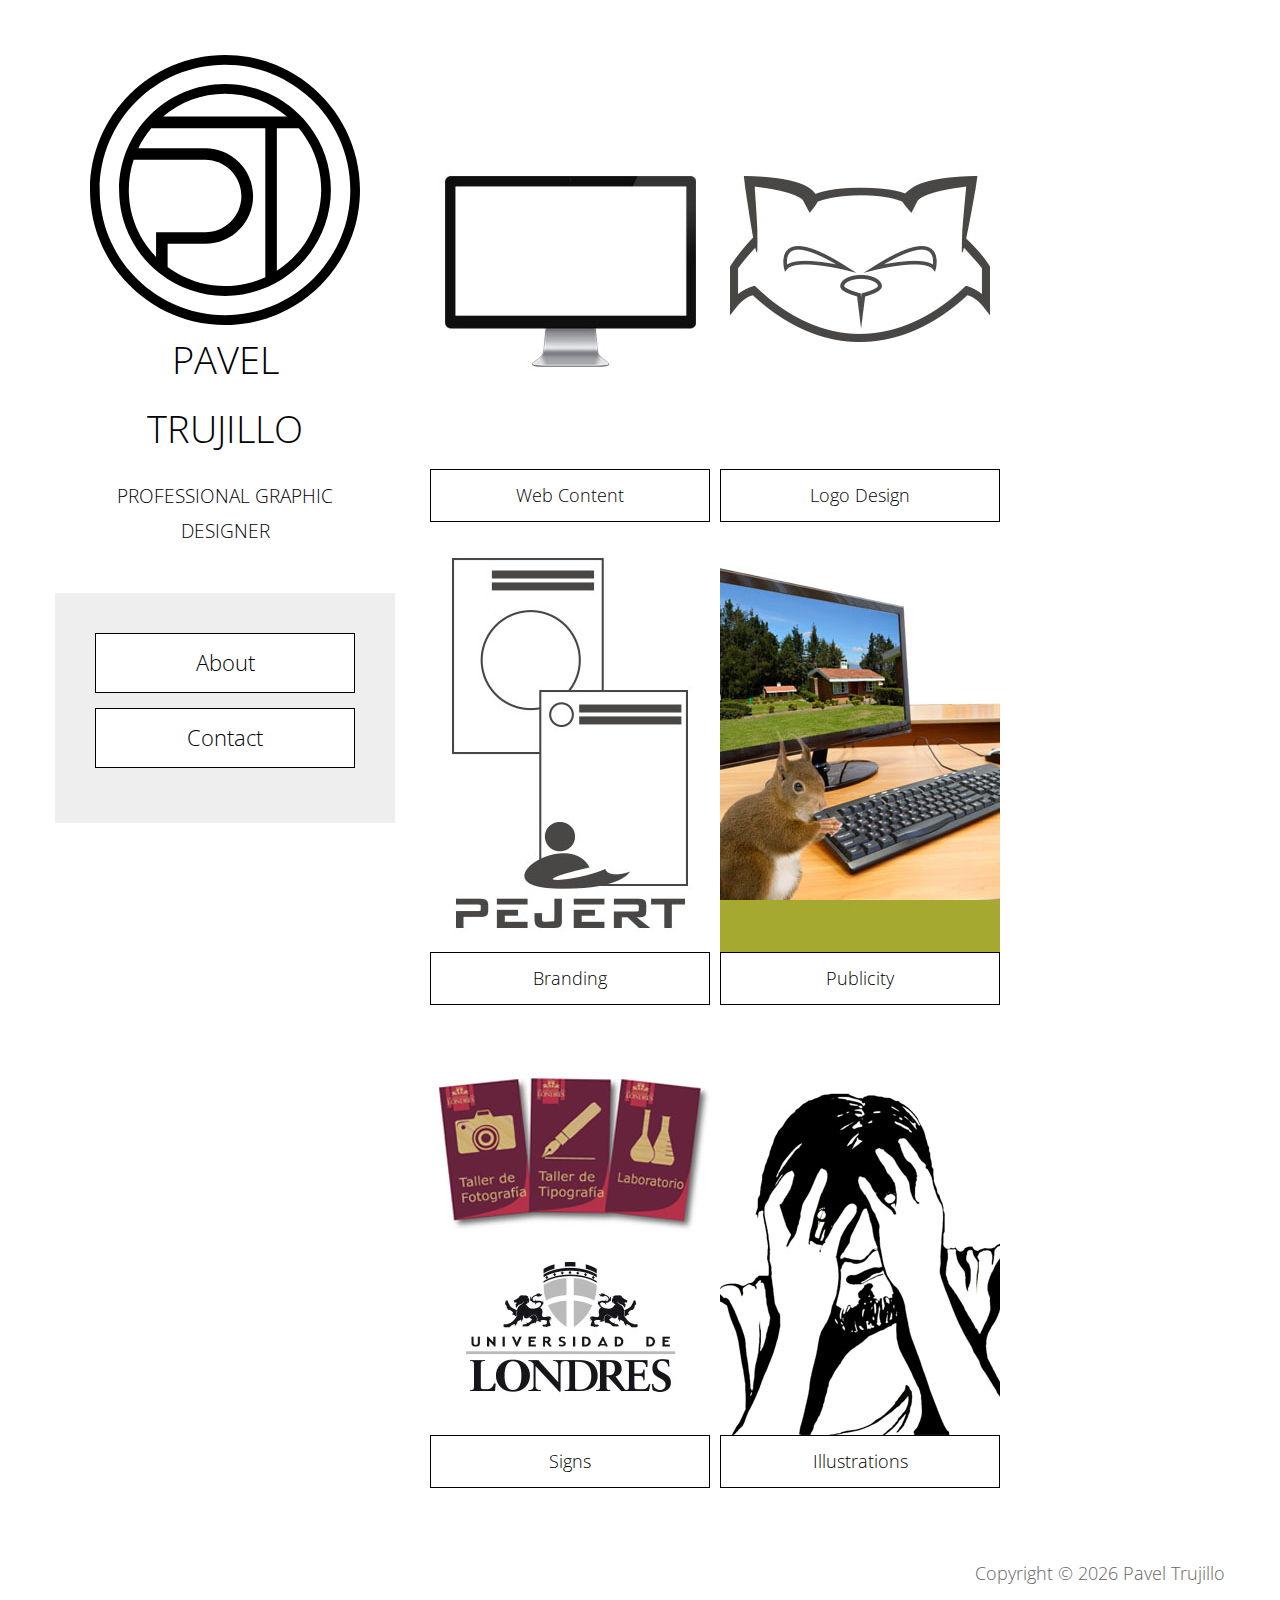
<file: index.html>
<!DOCTYPE html>
<html lang="en">
<head>
    <meta charset="utf-8">
    <meta http-equiv="X-UA-Compatible" content="IE=edge">
    <meta name="viewport" content="width=device-width, initial-scale=1">
    <title>Pavel Trujillo Designer</title>
<!--

Template 2094 Mason

http://www.tooplate.com/view/2094-mason

-->
    <!-- load stylesheets -->
    <link rel="stylesheet" href="//fonts.googleapis.com/css?family=Open+Sans:300,400"> <!-- Google web font "Open Sans", https://fonts.google.com/ -->
    <link rel="stylesheet" href="font-awesome-4.7.0/css/font-awesome.min.css">         <!-- Font Awesome, http://fontawesome.io/ -->
    <link rel="stylesheet" href="css/bootstrap.min.css">                               <!-- Bootstrap styles, https://getbootstrap.com/ -->
    <link rel="stylesheet" href="css/tooplate-style.css">                            <!-- Templatemo style -->

    <!-- HTML5 shim and Respond.js for IE8 support of HTML5 elements and media queries -->
    <!-- WARNING: Respond.js doesn't work if you view the page via file:// -->
        <!--[if lt IE 9]>
          <script src="https://oss.maxcdn.com/html5shiv/3.7.2/html5shiv.min.js"></script>
          <script src="https://oss.maxcdn.com/respond/1.4.2/respond.min.js"></script>
          <![endif]-->
      </head>

      <body>
        <div class="container-fluid">
            <div class="tm-body">
                <div class="tm-sidebar sticky">
                    <section id="welcome" class="align-content-lg-between">
                        <div class="tm-banner-inner">
                            <img class="d-flex img-fluid" src="img/logo.svg" alt="Generic placeholder image">
                          <p class="tm-banner-subtitle">PAVEL TRUJILLO</p>
                            <p class="tm-banner-subtitle2">PROFESSIONAL GRAPHIC DESIGNER</p>                
                        </div>                    
                    </section>
                    <nav class="tm-main-nav">
                        <ul class="tm-main-nav-ul">
                            <li class="tm-nav-item"><a href="about.html" class="tm-nav-item-link tm-button">About</a>
                            </li>
                            <li class="tm-nav-item"><a href="contact.html" class="tm-nav-item-link tm-button">Contact</a>
                            </li>
                      </ul>
                  </nav>
              </div>
                <div class="tm-main-content tm-gallery-container">                    
                    <div class="grid">                                                    
                        <div class="grid-item"><img src="img/pic_web.jpg" alt="Image"><a href="web_content.html" class="tm-nav-item-link tm-button">Web Content</a></div>
                        <div class="grid-item"><img src="img/pic_logos.jpg" alt="Image"><a href="logos.html" class="tm-nav-item-link tm-button">Logo Design</a></div>
                        <div class="grid-item"><img src="img/pic_branding.jpg" alt="Image"><a href="branding.html" class="tm-nav-item-link tm-button">Branding</a></div>                        
                        <div class="grid-item"><img src="img/pic_publicity.jpg" alt="Image"><a href="publicity.html" class="tm-nav-item-link tm-button">Publicity</a></div>
                        <div class="grid-item"><img src="img/pic_signs.jpg" alt="Image"><a href="signs.html" class="tm-nav-item-link tm-button">Signs</a></div>
                        <div class="grid-item"><img src="img/pic_illustrations.jpg" alt="Image"><a href="illustrations.html" class="tm-nav-item-link tm-button">Illustrations</a></div>                         
                    </div>                    
                </div> <!-- tm-main-content -->
            </div>
            <footer class="tm-footer text-right">
                <p>Copyright &copy; <span class="tm-current-year">2020</span> Pavel Trujillo
                </p>
            </footer> 
        </div> <!-- container-fluid -->
        
        <!-- load JS files -->
        
        <script src="js/jquery-1.11.3.min.js"></script>             <!-- jQuery (https://jquery.com/download/) -->
        <script src="js/imagesloaded.pkgd.min.js"></script> <!-- https://masonry.desandro.com/ -->
        <script src="js/masonry.pkgd.min.js"></script> <!-- https://masonry.desandro.com/ -->
        
        <!-- Templatemo scripts -->
        <script>  
    
        $(document).ready(function(){

            // init Masonry
            // https://codepen.io/craigwheeler/pen/MYjBga
            var $grid = $('.grid').masonry({
                
                // set itemSelector so .grid-sizer is not used in layout
                // itemSelector: '.grid-item',
                // use element for option
                // columnWidth: '.grid-sizer',
                // percentPosition: true

                itemSelector: '.grid-item',
                isFitWidth: true,
                columnWidth: 1
            });
            // layout Masonry after each image loads
            $grid.imagesLoaded().progress( function() {
              $grid.masonry('layout');
            });            

            // Update the current year in copyright
            $('.tm-current-year').text(new Date().getFullYear());        
        });

        </script>
    </body>
    </html>
</file>
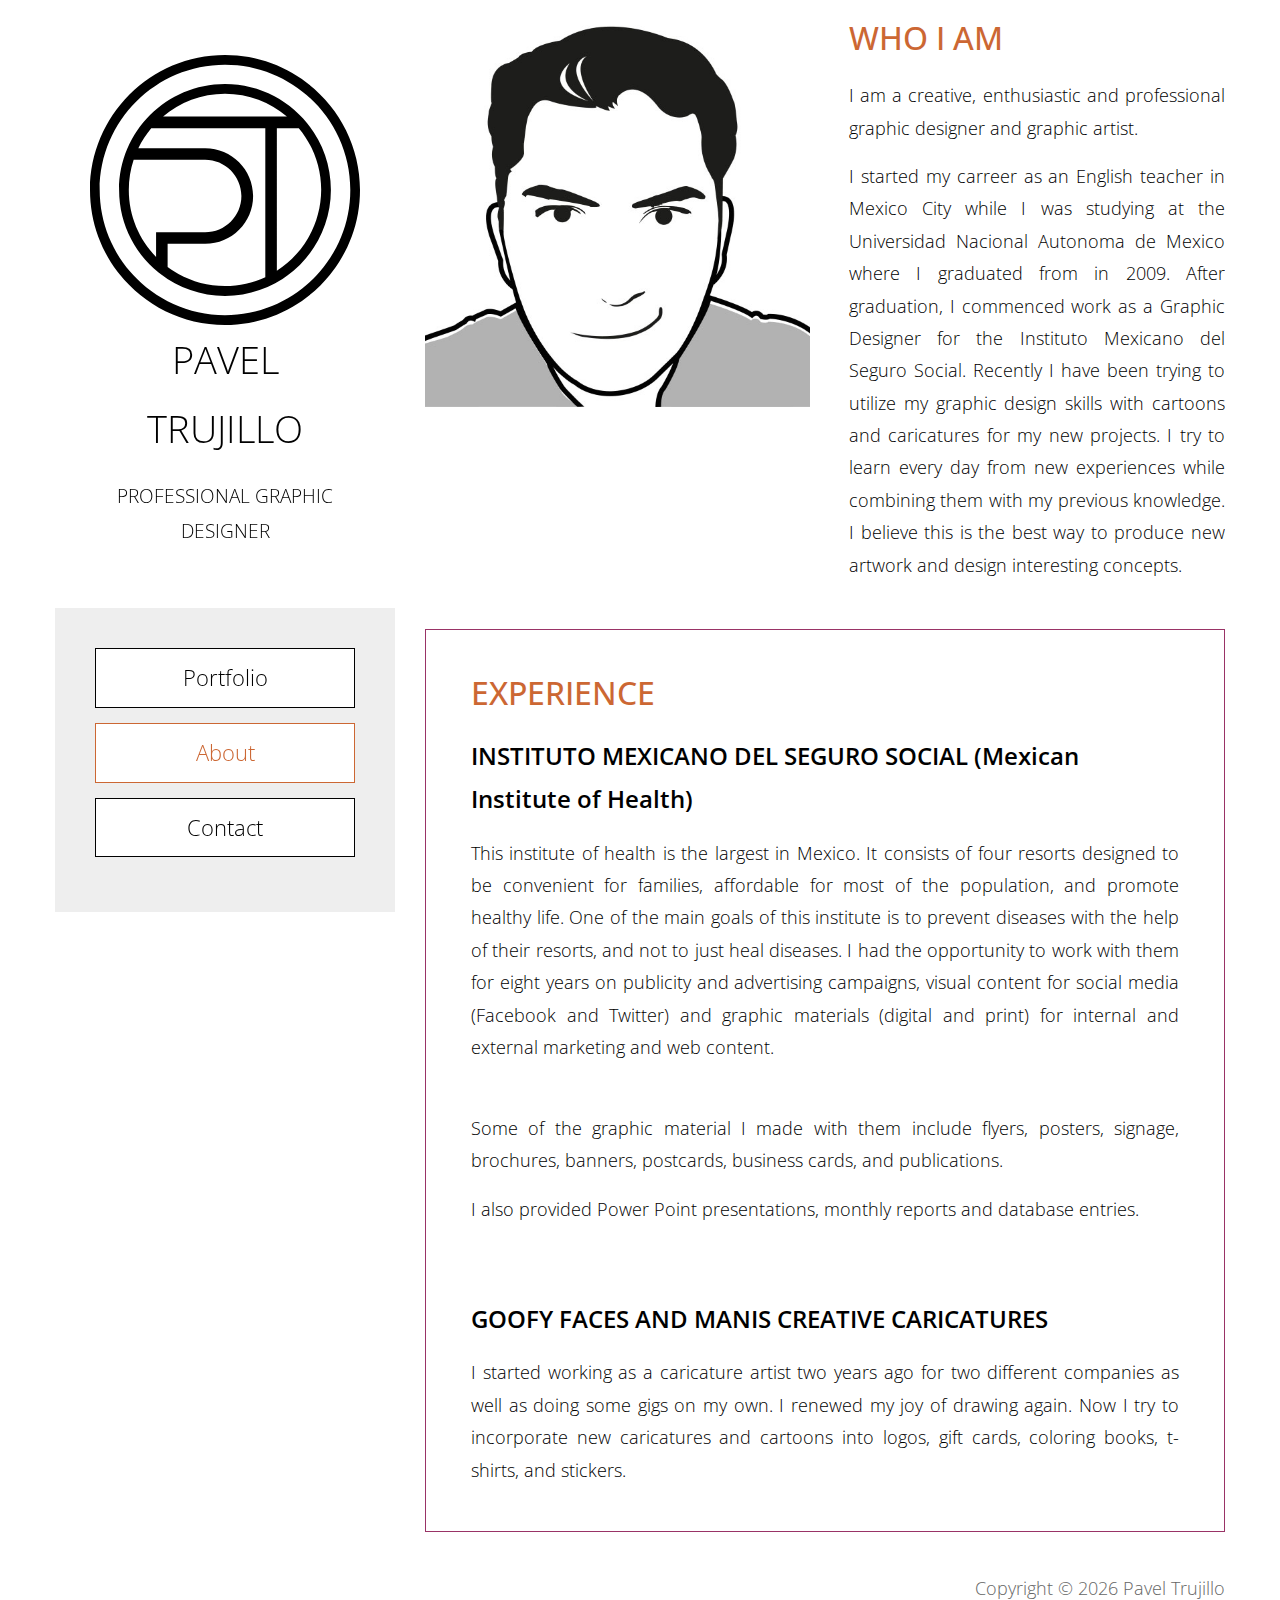
<file: about.html>
<!DOCTYPE html>
<html lang="en">
<head>
    <meta charset="utf-8">
    <meta http-equiv="X-UA-Compatible" content="IE=edge">
    <meta name="viewport" content="width=device-width, initial-scale=1">
    <title>Pavel Trujillo About</title>
<!--

Template 2094 Mason

http://www.tooplate.com/view/2094-mason

-->
<!-- load stylesheets -->
<link rel="stylesheet" href="//fonts.googleapis.com/css?family=Open+Sans:300,400">   <!-- Google web font "Open Sans", https://fonts.google.com/ -->
<link rel="stylesheet" href="font-awesome-4.7.0/css/font-awesome.min.css">           <!-- Font Awesome, http://fontawesome.io/ -->
<link rel="stylesheet" href="css/bootstrap.min.css">                                 <!-- Bootstrap styles, https://getbootstrap.com/ -->
<link rel="stylesheet" href="css/tooplate-style.css">                              	 <!-- Templatemo style -->

<!-- HTML5 shim and Respond.js for IE8 support of HTML5 elements and media queries -->
<!-- WARNING: Respond.js doesn't work if you view the page via file:// -->
        <!--[if lt IE 9]>
          <script src="https://oss.maxcdn.com/html5shiv/3.7.2/html5shiv.min.js"></script>
          <script src="https://oss.maxcdn.com/respond/1.4.2/respond.min.js"></script>
      <![endif]-->
</head>

<body>
    <div class="container-fluid">
        <div class="tm-body">
            <div class="tm-sidebar sticky">
                <section id="welcome" class="tm-content-box tm-banner margin-b-15">
                    <div class="tm-banner-inner">
                        <img class="d-flex img-fluid" src="img/logo.svg" alt="Generic placeholder image">
                          <p class="tm-banner-subtitle">PAVEL TRUJILLO</p>
                      <p class="tm-banner-subtitle2">PROFESSIONAL GRAPHIC  DESIGNER</p>                   
                    </div>                    
                </section>
                <nav class="tm-main-nav">
                    <ul class="tm-main-nav-ul">
                        <li class="tm-nav-item"><a href="index.html" class="tm-nav-item-link tm-button">Portfolio</a>
                        </li>
                        <li class="tm-nav-item"><a href="about.html" class="tm-nav-item-link tm-button active">About</a>
                        </li>
                        <li class="tm-nav-item"><a href="contact.html" class="tm-nav-item-link tm-button">Contact</a>
                        </li>
                    </ul>
                </nav>
            </div>
            <div class="tm-main-content">
                <div class="row mb-5">
                    <div class="col-xs-12 col-sm-12 col-md-6 col-lg-6 text-center mb-md-0 mb-4"><img src="img/pavel.jpg" alt="Image" class="img-fluid"></div>
                    <div class="col-xs-12 col-sm-12 col-md-6 col-lg-6 pl-md-4 tm-flex-center">
                        <div class="tm-about-text tm-flexbox-ie-fix">
                            <h2 class="tm-orange-text mb-4">WHO I AM </h2>
                            <p align="justify">I am a creative, enthusiastic and professional graphic designer and graphic artist.</p>
                            <p align="justify">I started my carreer as an English teacher in Mexico City while I was studying at the Universidad Nacional Autonoma de Mexico where I graduated from in 2009. After graduation, I commenced work as a Graphic Designer for the Instituto Mexicano del Seguro Social. Recently I have been trying to utilize my graphic design skills with cartoons and caricatures for my new projects. I try to learn every day from new experiences while combining them with my previous knowledge. I believe this is the best way to produce new artwork and design interesting concepts.</p>
                        </div>                            
                    </div>
                </div> <!-- row -->
                <div class="row">
                    <div class="col-xs-12 col-sm-12 col-md-12 col-lg-12">
                        <div class="tm-box-pad tm-bordered-box">
                            <h2 class="tm-orange-text mb-4">EXPERIENCE</h2>
                            <p><span class="tm-sblack-text">INSTITUTO MEXICANO DEL SEGURO SOCIAL (Mexican Institute of Health)</span><br></p>
                            <p align="justify">This institute of health is the largest in Mexico. It consists of four resorts designed to be convenient  for families, affordable for most of the  population, and promote healthy life. One of the main goals of this institute is  to prevent diseases with the help of their resorts, and not to just heal diseases. I had the opportunity to  work with them for eight years on publicity and advertising campaigns, visual  content for social media (Facebook and Twitter) and graphic materials (digital  and print) for internal and external marketing and web content.</p>
                            <p align="justify"><br>Some of the graphic material I made with them include  flyers, posters, signage, brochures, banners, postcards, business cards, and publications.</p>
                            <p> I also provided Power Point presentations, monthly reports and database  entries.</p>
<p class="mb-4">&nbsp;</p>
                         <p><span class="tm-sblack-text">GOOFY FACES AND MANIS CREATIVE CARICATURES</span><br></p>
                            <p align="justify">I started working as a caricature artist two years ago for two different companies as well as doing some gigs on my own. I renewed my joy of drawing again. Now I try to incorporate new caricatures and cartoons into logos, gift cards, coloring books, t-shirts, and stickers.</p></div>                            
                    </div>
                </div>
            </div>
        </div>
        <footer class="tm-footer text-right">
            <p>Copyright &copy; <span class="tm-current-year">2020</span> Pavel Trujillo
                </p>
        </footer> 
    </div> <!-- container-fluid -->

    <!-- load JS files -->
    <script src="js/jquery-1.11.3.min.js"></script>     <!-- jQuery (https://jquery.com/download/) -->
    <script>  

        $(document).ready(function(){
            // Update the current year in copyright
            $('.tm-current-year').text(new Date().getFullYear());        
        });

    </script>             

</body>
</html>
</file>
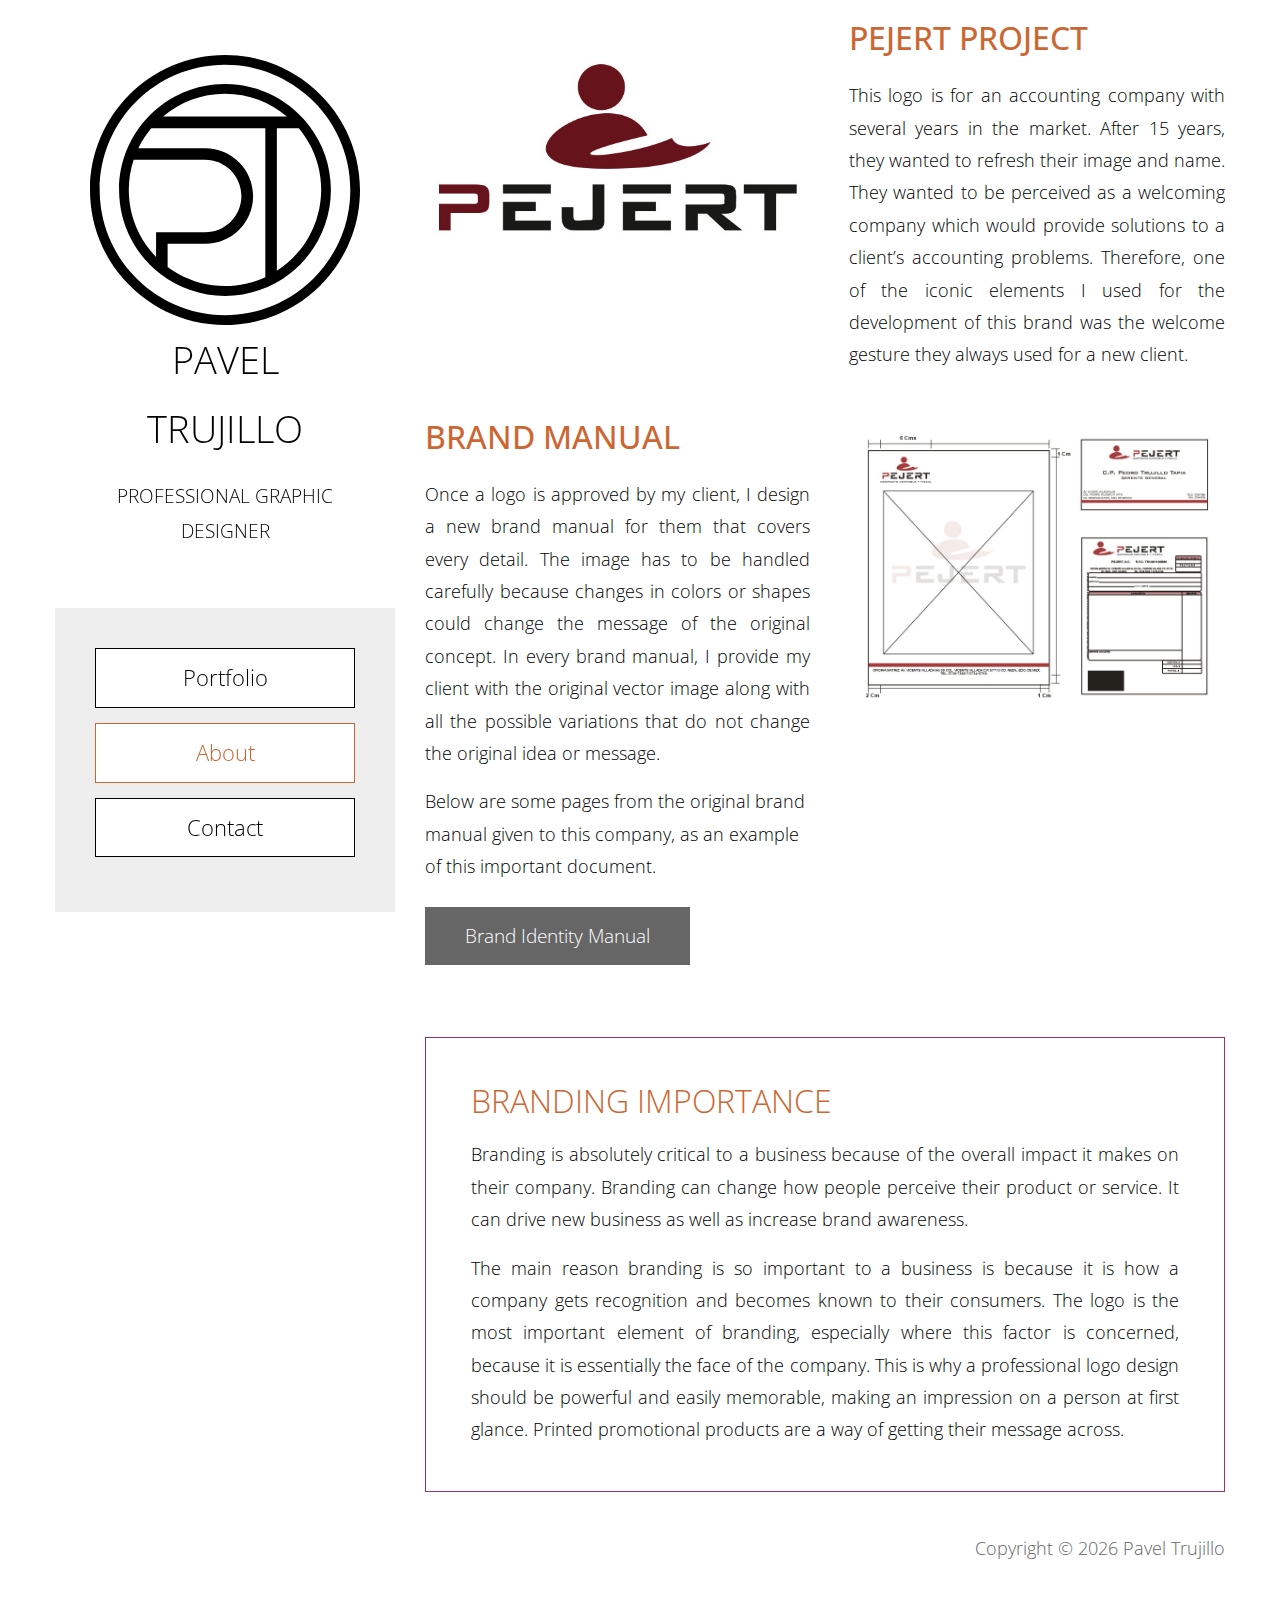
<file: branding.html>
<!DOCTYPE html>
<html lang="en">
<head>
    <meta charset="utf-8">
    <meta http-equiv="X-UA-Compatible" content="IE=edge">
    <meta name="viewport" content="width=device-width, initial-scale=1">
    <title>Pavel Trujillo Branding</title>
<!--

Template 2094 Mason

http://www.tooplate.com/view/2094-mason

-->
<!-- load stylesheets -->
<link rel="stylesheet" href="//fonts.googleapis.com/css?family=Open+Sans:300,400">   <!-- Google web font "Open Sans", https://fonts.google.com/ -->
<link rel="stylesheet" href="font-awesome-4.7.0/css/font-awesome.min.css">           <!-- Font Awesome, http://fontawesome.io/ -->
<link rel="stylesheet" href="css/bootstrap.min.css">                                 <!-- Bootstrap styles, https://getbootstrap.com/ -->
<link rel="stylesheet" href="css/tooplate-style.css">                              	 <!-- Templatemo style -->

<!-- HTML5 shim and Respond.js for IE8 support of HTML5 elements and media queries -->
<!-- WARNING: Respond.js doesn't work if you view the page via file:// -->
        <!--[if lt IE 9]>
          <script src="https://oss.maxcdn.com/html5shiv/3.7.2/html5shiv.min.js"></script>
          <script src="https://oss.maxcdn.com/respond/1.4.2/respond.min.js"></script>
      <![endif]-->
</head>

<body>
    <div class="container-fluid">
        <div class="tm-body">
            <div class="tm-sidebar sticky">
                <section id="welcome" class="tm-content-box tm-banner margin-b-15">
                    <div class="tm-banner-inner">
                        <img class="d-flex img-fluid" src="img/logo.svg" alt="Generic placeholder image">
                          <p class="tm-banner-subtitle">PAVEL TRUJILLO</p>
                      <p class="tm-banner-subtitle2">PROFESSIONAL GRAPHIC  DESIGNER</p>                   
                    </div>                    
                </section>
                <nav class="tm-main-nav">
                    <ul class="tm-main-nav-ul">
                        <li class="tm-nav-item"><a href="index.html" class="tm-nav-item-link tm-button">Portfolio</a>
                        </li>
                        <li class="tm-nav-item"><a href="about.html" class="tm-nav-item-link tm-button active">About</a>
                        </li>
                        <li class="tm-nav-item"><a href="contact.html" class="tm-nav-item-link tm-button">Contact</a>
                        </li>
                    </ul>
                </nav>
            </div>
            <div class="tm-main-content">
                <div class="row mb-5">
                    <div class="col-xs-12 col-sm-12 col-md-6 col-lg-6 text-center mb-md-0 mb-4"><img src="img/pejert.jpg" alt="Image" class="img-fluid"></div>
                    <div class="col-xs-12 col-sm-12 col-md-6 col-lg-6 pl-md-4 tm-flex-center">
                        <div class="tm-about-text tm-flexbox-ie-fix">
                          <h2 class="tm-orange-text mb-4">PEJERT PROJECT</h2>
                            <p align="justify">This logo is for an accounting company with several years in  the market. After 15 years, they wanted to refresh their image and name. They  wanted to be perceived as a welcoming company which would provide solutions to  a client&rsquo;s accounting problems. Therefore, one of the iconic elements I used  for the development of this brand was the welcome gesture they always used for  a new client.                        
                            </p>
                        </div>                            
                    </div>
                </div> <!-- row -->
                <div class="row mb-5">
                    <div class="col-xs-12 col-sm-12 col-md-6 col-lg-6 mb-md-0 mb-4 tm-flex-center">
                        <div class="tm-about-text tm-flexbox-ie-fix">
                            <h2 class="tm-orange-text mb-4">BRAND MANUAL</h2>
                            <p align="justify">Once a logo is  approved by my client, I design a new brand manual for them that covers every detail. The image has to be handled carefully because changes in colors or shapes could change the message of the original concept. In every brand manual, I provide my client with the original vector image along with all the possible variations that do not change the original idea or message.</p>
                          <p class="mb-4">Below are some pages from the original brand manual given to this company, as an example of this important document.</p>
                          <p class="mb-4"> <a href="img/brand_identity_manual.pdf" target="_blank" class="tm-button tm-button-normal tm-button-gray">Brand Identity Manual</a>                          
                          </p>
                        </div>                            
                    </div>
                    <div class="col-xs-12 col-sm-12 col-md-6 col-lg-6 text-center pl-md-4"><img src="img/branding.jpg" alt="Image" class="img-fluid"></div>
                </div> <!-- row -->
                
                <div class="row">
                    <div class="col-xs-12 col-sm-12 col-md-12 col-lg-12">
                        <div class="tm-box-pad tm-bordered-box">
                          <h2 class="tm-section-title tm-orange-text">BRANDING IMPORTANCE</h2>
                            <p align="justify">Branding is absolutely critical to a business because of the overall impact it makes on their company. Branding can change how people perceive their product or service. It can drive new business as well as increase brand awareness.</p>
                            <p align="justify">The main reason branding is so important to a business  is because it is how a company gets recognition and becomes known to their consumers. The logo is the most important element of branding, especially where this factor is concerned, because it is essentially the face of the company. This is why a professional logo design should be powerful and easily memorable, making an impression on a person at first glance. Printed promotional products are a way of getting their message across.</p>
                        </div>                            
                    </div>
                </div>
            </div>
        </div>
        <footer class="tm-footer text-right">
            <p>Copyright &copy; <span class="tm-current-year">2020</span> Pavel Trujillo
            </p>
        </footer> 
    </div> <!-- container-fluid -->

    <!-- load JS files -->
    <script src="js/jquery-1.11.3.min.js"></script>     <!-- jQuery (https://jquery.com/download/) -->
    <script>  

        $(document).ready(function(){
            // Update the current year in copyright
            $('.tm-current-year').text(new Date().getFullYear());        
        });

    </script>             

</body>
</html>
</file>
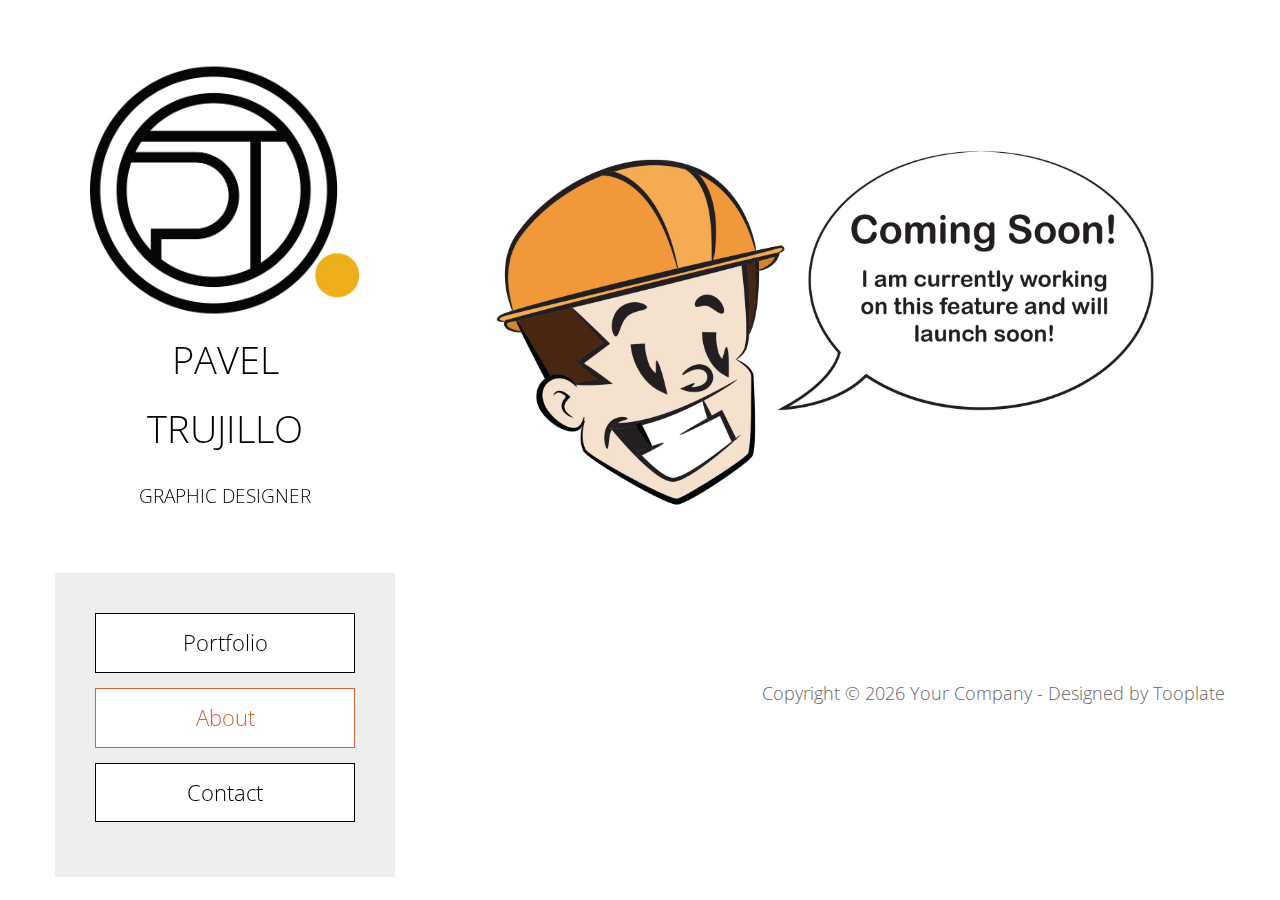
<file: cartoons.html>
<!DOCTYPE html>
<html lang="en">
<head>
    <meta charset="utf-8">
    <meta http-equiv="X-UA-Compatible" content="IE=edge">
    <meta name="viewport" content="width=device-width, initial-scale=1">
    <title>Mason Theme - About</title>
<!--

Template 2094 Mason

http://www.tooplate.com/view/2094-mason

-->
<!-- load stylesheets -->
<link rel="stylesheet" href="//fonts.googleapis.com/css?family=Open+Sans:300,400">   <!-- Google web font "Open Sans", https://fonts.google.com/ -->
<link rel="stylesheet" href="font-awesome-4.7.0/css/font-awesome.min.css">           <!-- Font Awesome, http://fontawesome.io/ -->
<link rel="stylesheet" href="css/bootstrap.min.css">                                 <!-- Bootstrap styles, https://getbootstrap.com/ -->
<link rel="stylesheet" href="css/tooplate-style.css">                              	 <!-- Templatemo style -->

<!-- HTML5 shim and Respond.js for IE8 support of HTML5 elements and media queries -->
<!-- WARNING: Respond.js doesn't work if you view the page via file:// -->
        <!--[if lt IE 9]>
          <script src="https://oss.maxcdn.com/html5shiv/3.7.2/html5shiv.min.js"></script>
          <script src="https://oss.maxcdn.com/respond/1.4.2/respond.min.js"></script>
      <![endif]-->
</head>

<body>
    <div class="container-fluid">
        <div class="tm-body">
            <div class="tm-sidebar sticky">
                <section id="welcome" class="tm-content-box tm-banner margin-b-15">
                    <div class="tm-banner-inner">
                        <img class="d-flex img-fluid" src="img/logo.jpg" alt="Generic placeholder image">
                          <p class="tm-banner-subtitle">PAVEL TRUJILLO</p>
                            <p class="tm-banner-subtitle2">GRAPHIC DESIGNER</p>                    
                    </div>                    
                </section>
                <nav class="tm-main-nav">
                    <ul class="tm-main-nav-ul">
                        <li class="tm-nav-item"><a href="index.html" class="tm-nav-item-link tm-button">Portfolio</a>
                        </li>
                        <li class="tm-nav-item"><a href="about.html" class="tm-nav-item-link tm-button active">About</a>
                        </li>
                        <li class="tm-nav-item"><a href="contact.html" class="tm-nav-item-link tm-button">Contact</a>
                        </li>
                    </ul>
                </nav>
            </div>
            <div class="tm-main-content">
                <div class="row">
                    <div class="col-xs-12 col-sm-12 col-md-12 col-lg-12 pl-md-12 tm-flex-center"><img src="img/coming_soon.jpg"alt="Image" class="img-fluid"></div>
                    <div class="col-xs-12 col-sm-12 col-md-6 col-lg-6 pl-md-4 tm-flex-center">
                        <div class="tm-about-text tm-flexbox-ie-fix">
                              
                      </div>                            
                  </div>
                </div> <!-- row -->
                
                <div class="row"></div>
            </div>
        </div>
        <footer class="tm-footer text-right">
            <p>Copyright &copy; <span class="tm-current-year">2018</span> Your Company 
            
            - Designed by Tooplate</p>
        </footer> 
    </div> <!-- container-fluid -->

    <!-- load JS files -->
    <script src="js/jquery-1.11.3.min.js"></script>     <!-- jQuery (https://jquery.com/download/) -->
    <script>  

        $(document).ready(function(){
            // Update the current year in copyright
            $('.tm-current-year').text(new Date().getFullYear());        
        });

    </script>             

</body>
</html>
</file>
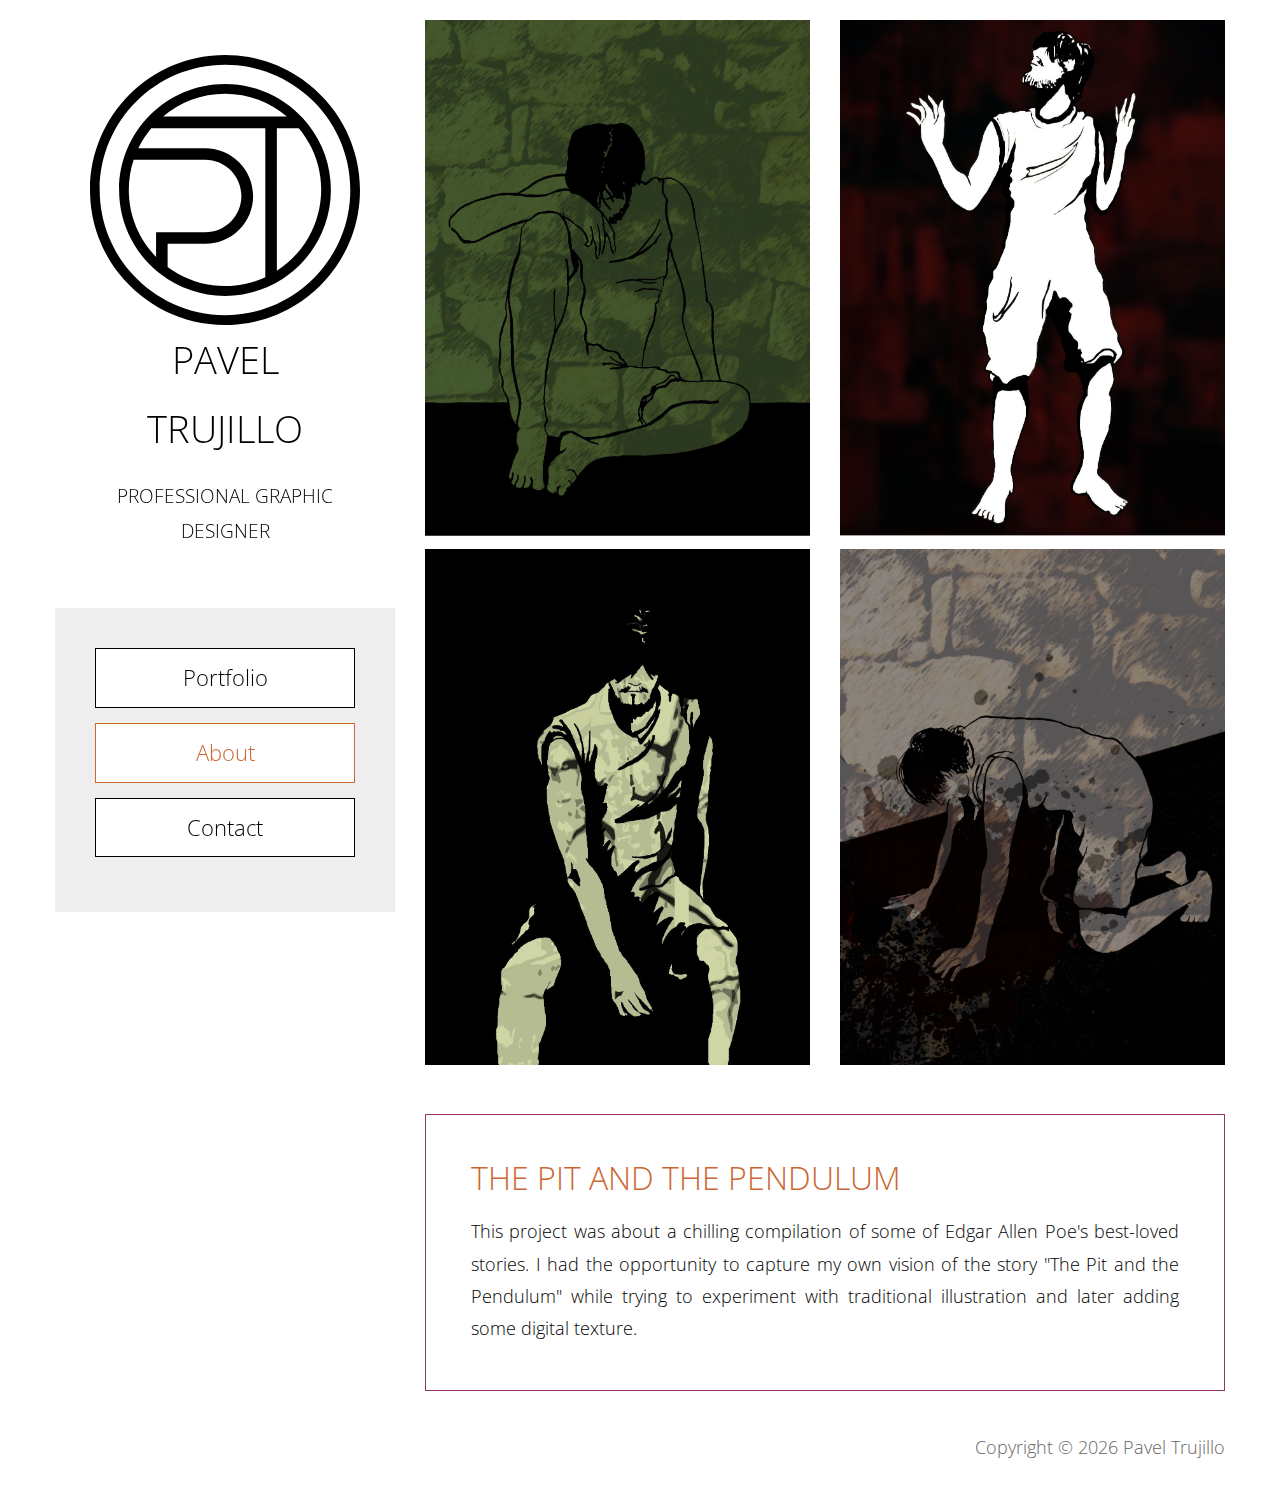
<file: illustrations.html>
<!DOCTYPE html>
<html lang="en">
<head>
    <meta charset="utf-8">
    <meta http-equiv="X-UA-Compatible" content="IE=edge">
    <meta name="viewport" content="width=device-width, initial-scale=1">
    <title>Pavel Trujillo Illustrations</title>
<!--

Template 2094 Mason

http://www.tooplate.com/view/2094-mason

-->
<!-- load stylesheets -->
<link rel="stylesheet" href="//fonts.googleapis.com/css?family=Open+Sans:300,400">   <!-- Google web font "Open Sans", https://fonts.google.com/ -->
<link rel="stylesheet" href="font-awesome-4.7.0/css/font-awesome.min.css">           <!-- Font Awesome, http://fontawesome.io/ -->
<link rel="stylesheet" href="css/bootstrap.min.css">                                 <!-- Bootstrap styles, https://getbootstrap.com/ -->
<link rel="stylesheet" href="css/tooplate-style.css">                              	 <!-- Templatemo style -->

<!-- HTML5 shim and Respond.js for IE8 support of HTML5 elements and media queries -->
<!-- WARNING: Respond.js doesn't work if you view the page via file:// -->
        <!--[if lt IE 9]>
          <script src="https://oss.maxcdn.com/html5shiv/3.7.2/html5shiv.min.js"></script>
          <script src="https://oss.maxcdn.com/respond/1.4.2/respond.min.js"></script>
      <![endif]-->
</head>

<body>
    <div class="container-fluid">
        <div class="tm-body">
            <div class="tm-sidebar sticky">
                <section id="welcome" class="tm-content-box tm-banner margin-b-15">
                    <div class="tm-banner-inner">
                        <img class="d-flex img-fluid" src="img/logo.svg" alt="Generic placeholder image">
                          <p class="tm-banner-subtitle">PAVEL TRUJILLO</p>
                            <p class="tm-banner-subtitle2">PROFESSIONAL GRAPHIC DESIGNER</p>                    
                    </div>                    
                </section>
                <nav class="tm-main-nav">
                    <ul class="tm-main-nav-ul">
                        <li class="tm-nav-item"><a href="index.html" class="tm-nav-item-link tm-button">Portfolio</a>
                        </li>
                        <li class="tm-nav-item"><a href="about.html" class="tm-nav-item-link tm-button active">About</a>
                        </li>
                        <li class="tm-nav-item"><a href="contact.html" class="tm-nav-item-link tm-button">Contact</a>
                        </li>
                    </ul>
                </nav>
            </div>
            <div class="tm-main-content">
                
                 <div class="row mb-5">
                    <div class="col-xs-12 col-sm-12 col-md-6 col-lg-6 text-center mb-md-0 mb-4"><img src="img/pit.jpg" alt="Image" class="img-fluid"></div>
                    <div class="col-xs-12 col-sm-12 col-md-6 col-lg-6 text-center mb-md-0 mb-4"><img src="img/scare.jpg" alt="Image" class="img-fluid"></div>
                    <div class="col-xs-12 col-sm-12 col-md-6 col-lg-6 text-center mb-md-0 mb-4"><img src="img/awake.jpg" alt="Image" class="img-fluid"></div>
                    <div class="col-xs-12 col-sm-12 col-md-6 col-lg-6 text-center mb-md-0 mb-4"><img src="img/under.jpg" alt="Image" class="img-fluid"></div>
                    <div class="col-xs-12 col-sm-12 col-md-6 col-lg-6 pl-md-4 tm-flex-center">
                        <div class="tm-about-text tm-flexbox-ie-fix">
                              
                      </div>                            
                    </div>
                </div> <!-- row -->
                
                <div class="row">
                    <div class="col-xs-12 col-sm-12 col-md-12 col-lg-12">
                        <div class="tm-box-pad tm-bordered-box">
                            <h2 class="tm-section-title tm-orange-text">THE PIT AND THE PENDULUM</h2>
                            <p align="justify">This project was about a  chilling compilation of some of Edgar Allen Poe's best-loved stories. I had the opportunity to capture my own vision of the story &quot;The Pit and the Pendulum&quot; while trying to experiment with traditional illustration and later adding  some digital texture.</p>
                        </div>                            
                    </div>
                </div>
              </div>
              
              
              
        </div>
        <footer class="tm-footer text-right">
            <p>Copyright &copy; <span class="tm-current-year">2020</span> Pavel Trujillo
            </p>
        </footer> 
    </div> <!-- container-fluid -->

    <!-- load JS files -->
    <script src="js/jquery-1.11.3.min.js"></script>     <!-- jQuery (https://jquery.com/download/) -->
    <script>  

        $(document).ready(function(){
            // Update the current year in copyright
            $('.tm-current-year').text(new Date().getFullYear());        
        });

    </script>             

</body>
</html>
</file>
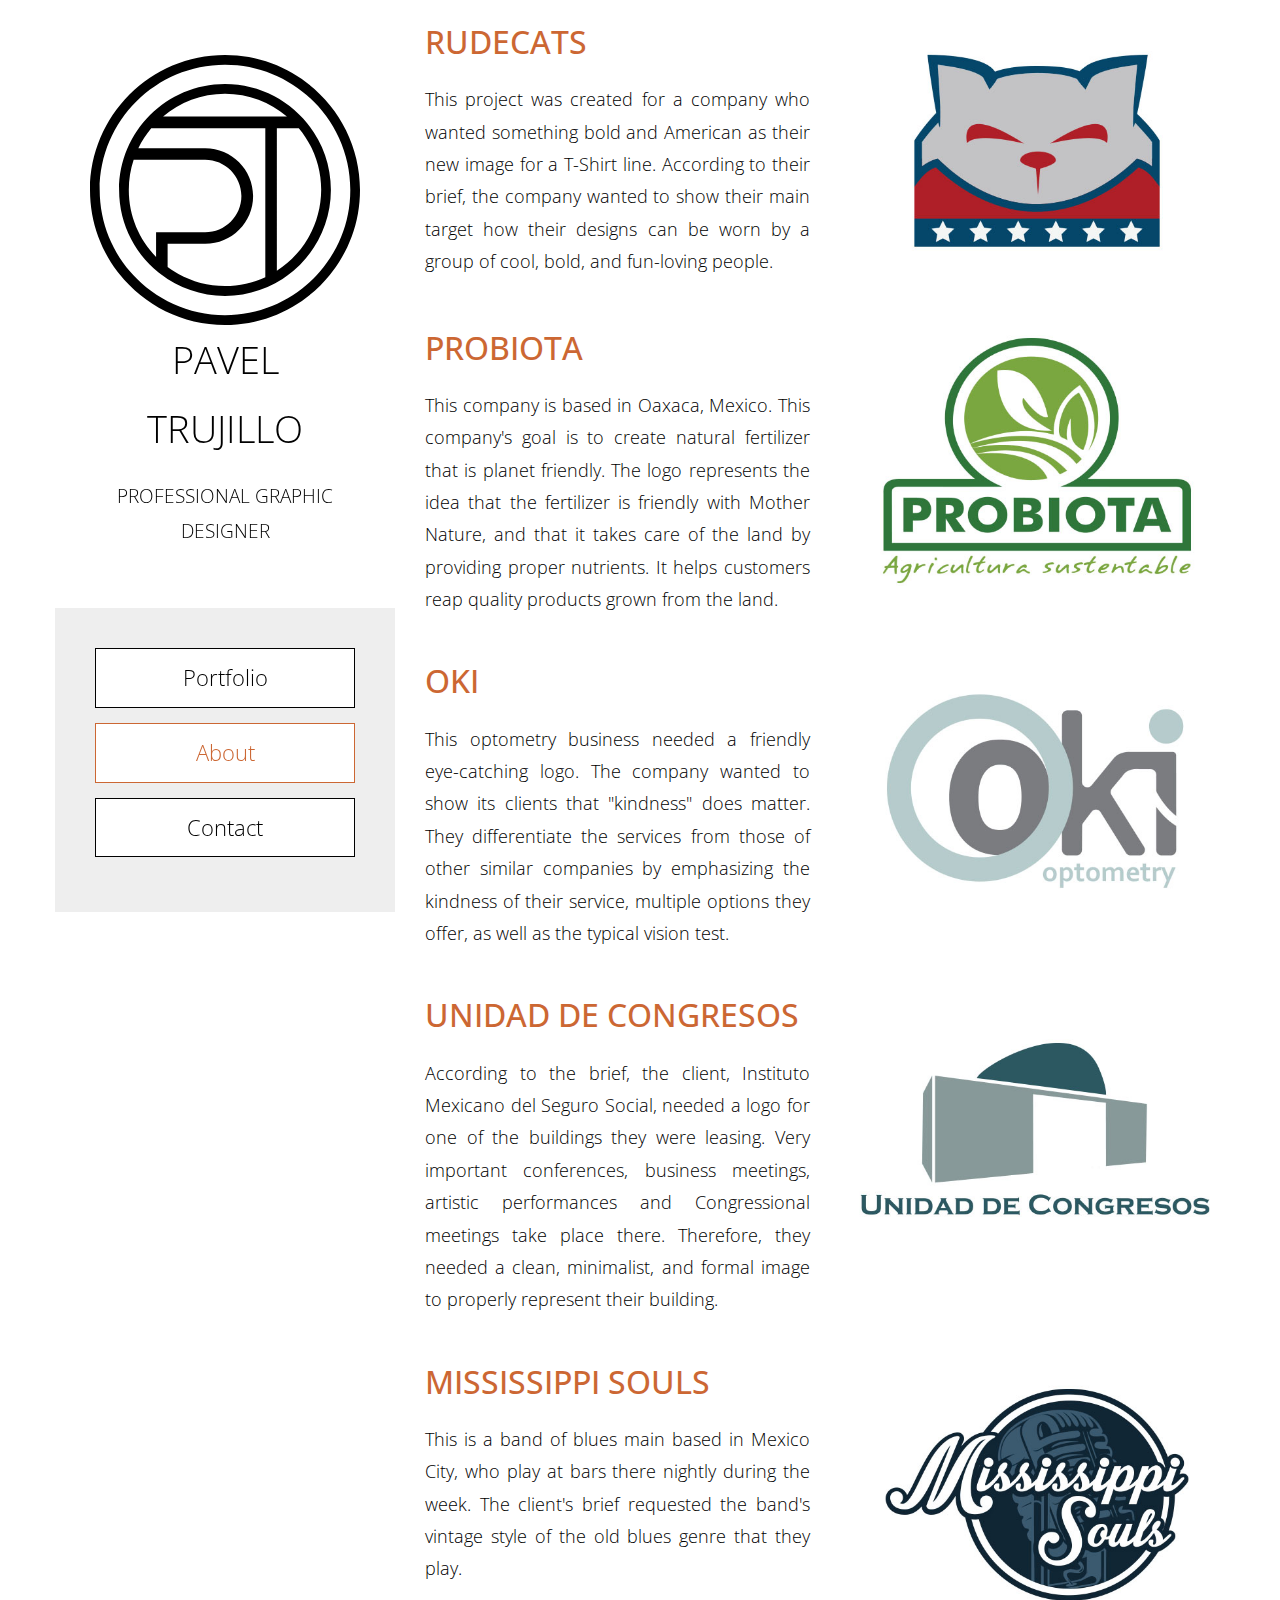
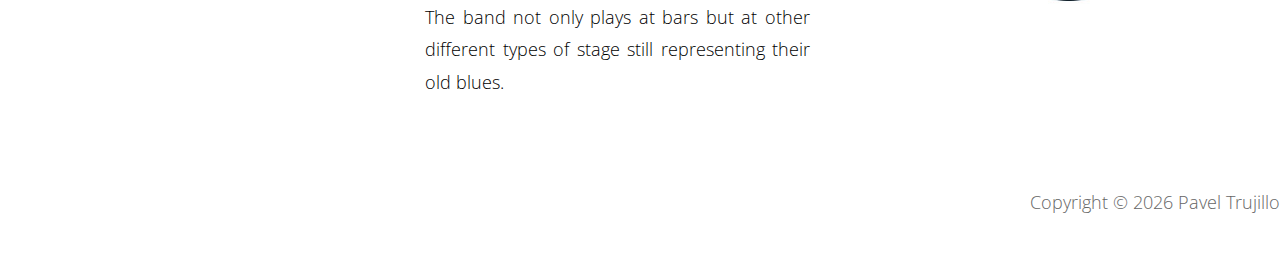
<file: logos.html>
<!DOCTYPE html>
<html lang="en">
<head>
    <meta charset="utf-8">
    <meta http-equiv="X-UA-Compatible" content="IE=edge">
    <meta name="viewport" content="width=device-width, initial-scale=1">
    <title>Pavel Trujillo Logos</title>
<!--

Template 2094 Mason

http://www.tooplate.com/view/2094-mason

-->
<!-- load stylesheets -->
<link rel="stylesheet" href="//fonts.googleapis.com/css?family=Open+Sans:300,400">   <!-- Google web font "Open Sans", https://fonts.google.com/ -->
<link rel="stylesheet" href="font-awesome-4.7.0/css/font-awesome.min.css">           <!-- Font Awesome, http://fontawesome.io/ -->
<link rel="stylesheet" href="css/bootstrap.min.css">                                 <!-- Bootstrap styles, https://getbootstrap.com/ -->
<link rel="stylesheet" href="css/tooplate-style.css">                              	 <!-- Templatemo style -->

<!-- HTML5 shim and Respond.js for IE8 support of HTML5 elements and media queries -->
<!-- WARNING: Respond.js doesn't work if you view the page via file:// -->
        <!--[if lt IE 9]>
          <script src="https://oss.maxcdn.com/html5shiv/3.7.2/html5shiv.min.js"></script>
          <script src="https://oss.maxcdn.com/respond/1.4.2/respond.min.js"></script>
      <![endif]-->
</head>

<body>
    <div class="container-fluid">
        <div class="tm-body">
            <div class="tm-sidebar sticky">
                <section id="welcome" class="tm-content-box tm-banner margin-b-15">
                  <div class="tm-banner-inner">
                        <img class="d-flex img-fluid" src="img/logo.svg" alt="Generic placeholder image">
                    <p class="tm-banner-subtitle">PAVEL TRUJILLO</p>
                    <p class="tm-banner-subtitle2">PROFESSIONAL GRAPHIC  DESIGNER</p>                   
                    </div>                    
                </section>
                <nav class="tm-main-nav">
                    <ul class="tm-main-nav-ul">
                        <li class="tm-nav-item"><a href="index.html" class="tm-nav-item-link tm-button">Portfolio</a>
                        </li>
                        <li class="tm-nav-item"><a href="about.html" class="tm-nav-item-link tm-button active">About</a>
                        </li>
                        <li class="tm-nav-item"><a href="contact.html" class="tm-nav-item-link tm-button">Contact</a>
                        </li>
                    </ul>
                </nav>
            </div>
            <div class="tm-main-content">
                <div class="row mb-5">
                    <div class="col-xs-12 col-sm-12 col-md-6 col-lg-6 mb-md-0 mb-4 tm-flex-center">
                        <div class="tm-about-text tm-flexbox-ie-fix">
                            <h2 class="tm-orange-text mb-4">RUDECATS</h2>
                            <p align="justify">This project was created for a company who wanted something bold and American as their new image for a T-Shirt line. According to their brief, the company wanted to show their main target how their designs can be worn by a group of cool, bold, and fun-loving people.</p>
                        </div>                            
                    </div>
                    <div class="col-xs-12 col-sm-12 col-md-6 col-lg-6 text-center pl-md-4"><img src="img/rudecats.jpg" alt="Image" class="img-fluid"></div>
                </div> <!-- row -->
                <div class="row mb-5">
                    <div class="col-xs-12 col-sm-12 col-md-6 col-lg-6 mb-md-0 mb-4 tm-flex-center">
                        <div class="tm-about-text tm-flexbox-ie-fix">
                          <h2 class="tm-orange-text mb-4">PROBIOTA</h2>
                            <p align="justify">This company is based in Oaxaca, Mexico. This company's  goal is to create natural fertilizer that is planet friendly. The logo  represents the idea that the fertilizer is friendly with Mother Nature, and that it  takes care of the land by providing proper nutrients. It helps customers reap quality products  grown from the land.
                            </p>
                        </div>                            
                    </div>
                    <div class="col-xs-12 col-sm-12 col-md-6 col-lg-6 text-center pl-md-4"><img src="img/probiota.jpg" alt="Image" class="img-fluid"></div>
                </div> <!-- row -->
                <div class="row mb-5">
                    <div class="col-xs-12 col-sm-12 col-md-6 col-lg-6 mb-md-0 mb-4 tm-flex-center">
                      <div class="tm-about-text tm-flexbox-ie-fix">
                        <h2 class="tm-orange-text mb-4">OKI</h2>
                          <p align="justify"> This optometry business  needed a friendly eye-catching logo. The company wanted to show its clients  that &quot;kindness&quot; does matter. They differentiate the services from  those of other similar companies by emphasizing  the kindness of their service, multiple options they offer, as well as the typical vision test.</p>
                      </div>                            
                    </div>
                    <div class="col-xs-12 col-sm-12 col-md-6 col-lg-6 text-center pl-md-4"><img src="img/oki.jpg" alt="Image" class="img-fluid"></div>
                </div><!-- row -->
                    <div class="row mb-5">
                    <div class="col-xs-12 col-sm-12 col-md-6 col-lg-6 mb-md-0 mb-4 tm-flex-center">
                      <div class="tm-about-text tm-flexbox-ie-fix">
                        <h2 class="tm-orange-text mb-4">UNIDAD DE CONGRESOS</h2>
                        <p align="justify">According to the brief, the client, Instituto Mexicano del Seguro Social, needed a logo for one of the buildings they were leasing. Very important conferences, business meetings, artistic performances and Congressional meetings take place there. Therefore, they needed a clean, minimalist, and formal image to properly represent their building.                        </p>
                      </div>                            
                    </div>
                    <div class="col-xs-12 col-sm-12 col-md-6 col-lg-6 text-center pl-md-4"><img src="img/unidad.jpg" alt="Image" class="img-fluid"></div>
                </div> <!-- row -->
                 <div class="row mb-5">
                    <div class="col-xs-12 col-sm-12 col-md-6 col-lg-6 mb-md-0 mb-4 tm-flex-center">
                        <div class="tm-about-text tm-flexbox-ie-fix">
                          <h2 class="tm-orange-text mb-4">MISSISSIPPI SOULS</h2>
                            <p align="justify"> This is a band of blues main based in Mexico City, who play at bars there nightly during the week. The client's brief requested the band's vintage style of the old blues genre that they play.</p>
                            <p align="justify">The band not only plays at  bars but at other different types of stage still representing their old blues.</p>
                        </div>                            
                    </div>
                    <div class="col-xs-12 col-sm-12 col-md-6 col-lg-6 text-center pl-md-4"><img src="img/mississippi.jpg" alt="Image" class="img-fluid"></div>
                </div> <!-- row -->
                </div>
            </div>
        </div>
        <footer class="tm-footer text-right">
            <p>Copyright &copy; <span class="tm-current-year">2020</span> Pavel Trujillo
            </p>
        </footer> 
    </div> <!-- container-fluid -->

    <!-- load JS files -->
    <script src="js/jquery-1.11.3.min.js"></script>     <!-- jQuery (https://jquery.com/download/) -->
    <script>  

        $(document).ready(function(){
            // Update the current year in copyright
            $('.tm-current-year').text(new Date().getFullYear());        
        });

    </script>             

</body>
</html>
</file>
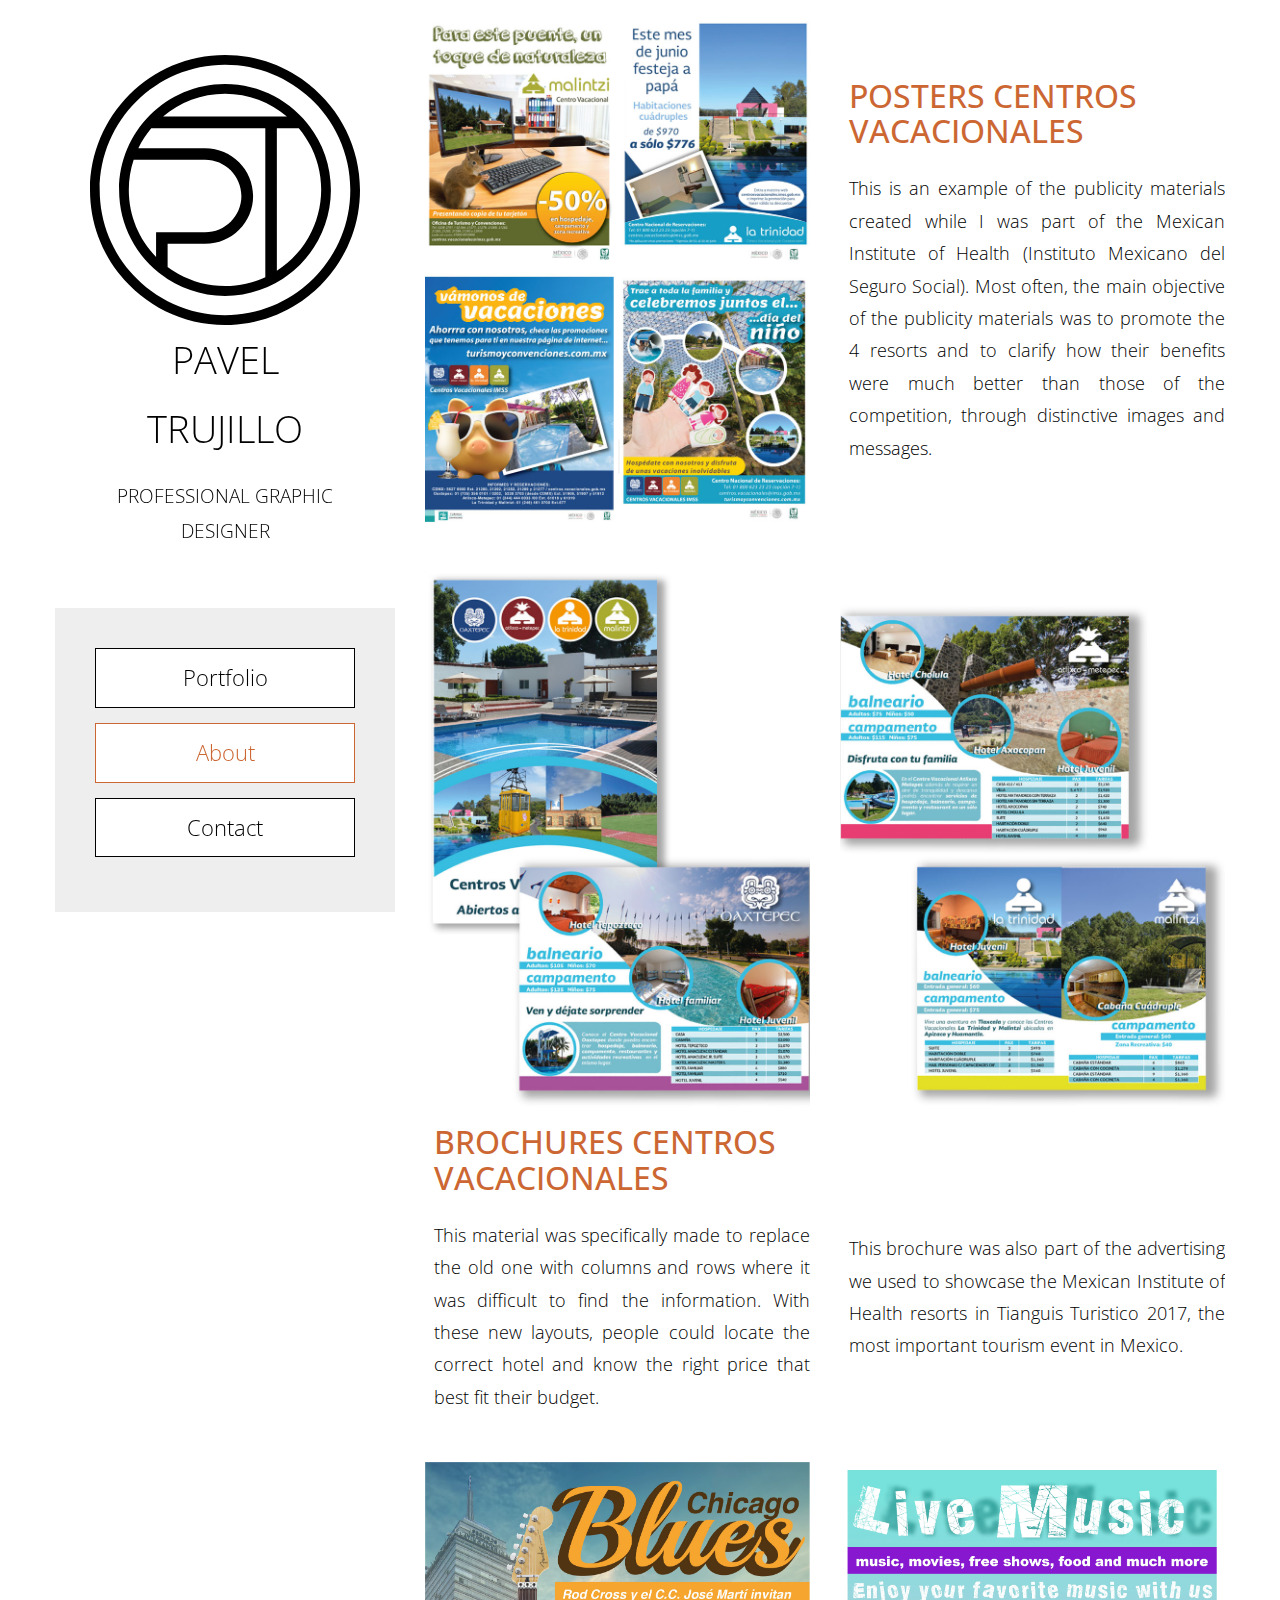
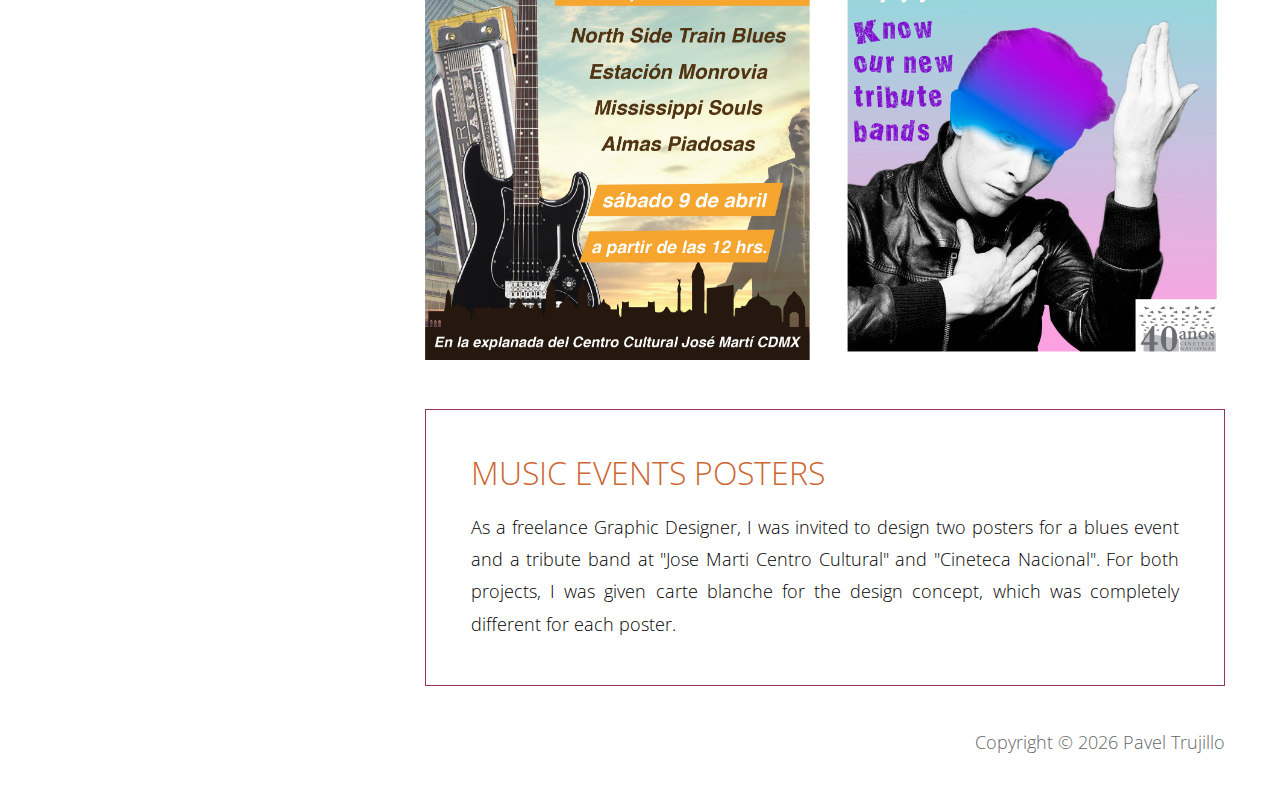
<file: publicity.html>
<!DOCTYPE html>
<html lang="en">
<head>
    <meta charset="utf-8">
    <meta http-equiv="X-UA-Compatible" content="IE=edge">
    <meta name="viewport" content="width=device-width, initial-scale=1">
    <title>Pavel Trujillo Publicity</title>
<!--

Template 2094 Mason

http://www.tooplate.com/view/2094-mason

-->
<!-- load stylesheets -->
<link rel="stylesheet" href="//fonts.googleapis.com/css?family=Open+Sans:300,400">   <!-- Google web font "Open Sans", https://fonts.google.com/ -->
<link rel="stylesheet" href="font-awesome-4.7.0/css/font-awesome.min.css">           <!-- Font Awesome, http://fontawesome.io/ -->
<link rel="stylesheet" href="css/bootstrap.min.css">                                 <!-- Bootstrap styles, https://getbootstrap.com/ -->
<link rel="stylesheet" href="css/tooplate-style.css">                              	 <!-- Templatemo style -->

<!-- HTML5 shim and Respond.js for IE8 support of HTML5 elements and media queries -->
<!-- WARNING: Respond.js doesn't work if you view the page via file:// -->
        <!--[if lt IE 9]>
          <script src="https://oss.maxcdn.com/html5shiv/3.7.2/html5shiv.min.js"></script>
          <script src="https://oss.maxcdn.com/respond/1.4.2/respond.min.js"></script>
      <![endif]-->
</head>

<body>
    <div class="container-fluid">
        <div class="tm-body">
            <div class="tm-sidebar sticky">
                <section id="welcome" class="tm-content-box tm-banner margin-b-15">
                    <div class="tm-banner-inner">
                        <img class="d-flex img-fluid" src="img/logo.svg" alt="Generic placeholder image">
                          <p class="tm-banner-subtitle">PAVEL TRUJILLO</p>
                            <p class="tm-banner-subtitle2">PROFESSIONAL GRAPHIC DESIGNER</p>                    
                    </div>                    
                </section>
                <nav class="tm-main-nav">
                    <ul class="tm-main-nav-ul">
                        <li class="tm-nav-item"><a href="index.html" class="tm-nav-item-link tm-button">Portfolio</a>
                        </li>
                        <li class="tm-nav-item"><a href="about.html" class="tm-nav-item-link tm-button active">About</a>
                        </li>
                        <li class="tm-nav-item"><a href="contact.html" class="tm-nav-item-link tm-button">Contact</a>
                        </li>
                    </ul>
                </nav>
            </div>
            <div class="tm-main-content">
                <div class="row mb-5">
                    <div class="col-xs-12 col-sm-12 col-md-6 col-lg-6 text-center mb-md-0 mb-4"><img src="img/prueba2.jpg" alt="Image" class="img-fluid"></div>
                    <div class="col-xs-12 col-sm-12 col-md-6 col-lg-6 pl-md-4 tm-flex-center">
                      <div class="tm-about-text tm-flexbox-ie-fix">
                        <h2 class="tm-orange-text mb-4">POSTERS CENTROS VACACIONALES</h2>
                          <p align="justify">This is an example of the publicity materials created while I was part of the Mexican Institute of Health (Instituto Mexicano del Seguro Social). Most often, the main objective of the publicity materials was to promote the 4 resorts and to clarify how their benefits were much better than those of the competition, through distinctive images and messages.
                          </p>
                      </div>                            
                    </div>
                    <div class="col-xs-12 col-sm-12 col-md-6 col-lg-6 pl-md-4 tm-flex-center">
                        <div class="tm-about-text tm-flexbox-ie-fix">
                              
                      </div>                            
                    </div>
                </div> <!-- row -->
         
                <div class="row mb-5">
                    <div class="col-xs-12 col-sm-12 col-md-6 col-lg-6 text-center mb-md-0 mb-4"><img src="img/brochures_1.jpg" alt="Image" class="img-fluid"></div>
                    <div class="col-xs-12 col-sm-12 col-md-6 col-lg-6 text-center mb-md-0 mb-4"><img src="img/brochures_2.jpg" alt="Image" class="img-fluid"></div>
                    <div class="col-xs-12 col-sm-12 col-md-6 col-lg-6 pl-md-4 tm-flex-center">
                      <div class="tm-about-text tm-flexbox-ie-fix">
                        <h2 class="tm-orange-text mb-4">BROCHURES CENTROS VACACIONALES</h2>
                          <p align="justify">This material was specifically made to replace the old one  with columns and rows where it was difficult to find the information. With  these new layouts, people could locate the correct hotel and know the right  price that best fit their budget.                          </p>
                      </div>                            
                    </div>
                  <div class="col-xs-12 col-sm-12 col-md-6 col-lg-6 pl-md-4 tm-flex-center">
                      <div class="tm-about-text tm-flexbox-ie-fix">
                        
                        <p class="mb-4">&nbsp;</p>
                        <p align="justify">This brochure was also part of the advertising we used to showcase the Mexican Institute of Health resorts in Tianguis Turistico 2017, the most important tourism event in Mexico.</p>
                    </div>                            
                    </div>
                    <div class="col-xs-12 col-sm-12 col-md-6 col-lg-6 pl-md-4 tm-flex-center">
                        <div class="tm-about-text tm-flexbox-ie-fix">
                              
                      </div>                            
                    </div>
                </div> <!-- row -->
                 <div class="row mb-5">
                    <div class="col-xs-12 col-sm-12 col-md-6 col-lg-6 text-center mb-md-0 mb-4"><img src="img/blues.jpg" alt="Image" class="img-fluid"></div>
                    <div class="col-xs-12 col-sm-12 col-md-6 col-lg-6 text-center mb-md-0 mb-4"><img src="img/bowie.jpg" alt="Image" class="img-fluid"></div>
                    <div class="col-xs-12 col-sm-12 col-md-6 col-lg-6 pl-md-4 tm-flex-center">
                        <div class="tm-about-text tm-flexbox-ie-fix">
                              
                      </div>                            
                    </div>
                </div> <!-- row -->
                
                <div class="row">
                    <div class="col-xs-12 col-sm-12 col-md-12 col-lg-12">
                        <div class="tm-box-pad tm-bordered-box">
                            <h2 class="tm-section-title tm-orange-text">MUSIC EVENTS POSTERS</h2>
                      <p align="justify">As a freelance Graphic Designer, I was invited to design two  posters for a blues event and a tribute band at &quot;Jose Marti Centro  Cultural&quot; and &quot;Cineteca Nacional&quot;. For both projects, I was  given carte blanche for the design concept, which was completely different for  each poster.</p></div>                            
                    </div>
                </div>
              </div>
              
              
              
        </div>
        <footer class="tm-footer text-right">
            <p>Copyright &copy; <span class="tm-current-year">2020</span> Pavel Trujillo
            </p>
        </footer> 
    </div> <!-- container-fluid -->

    <!-- load JS files -->
    <script src="js/jquery-1.11.3.min.js"></script>     <!-- jQuery (https://jquery.com/download/) -->
    <script>  

        $(document).ready(function(){
            // Update the current year in copyright
            $('.tm-current-year').text(new Date().getFullYear());        
        });

    </script>             

</body>
</html>
</file>
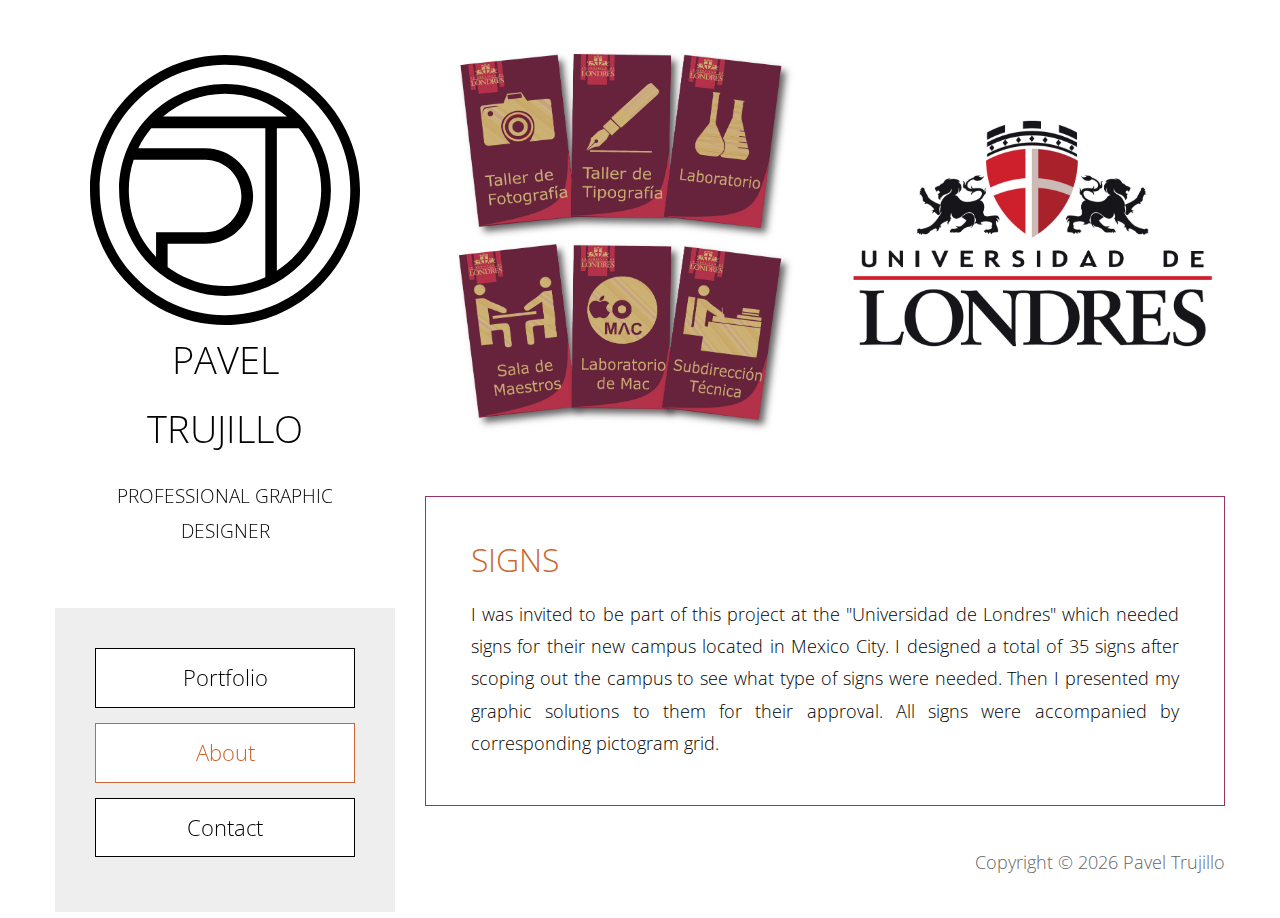
<file: signs.html>
<!DOCTYPE html>
<html lang="en">
<head>
    <meta charset="utf-8">
    <meta http-equiv="X-UA-Compatible" content="IE=edge">
    <meta name="viewport" content="width=device-width, initial-scale=1">
    <title>Pavel Trujillo Signs</title>
<!--

Template 2094 Mason

http://www.tooplate.com/view/2094-mason

-->
<!-- load stylesheets -->
<link rel="stylesheet" href="//fonts.googleapis.com/css?family=Open+Sans:300,400">   <!-- Google web font "Open Sans", https://fonts.google.com/ -->
<link rel="stylesheet" href="font-awesome-4.7.0/css/font-awesome.min.css">           <!-- Font Awesome, http://fontawesome.io/ -->
<link rel="stylesheet" href="css/bootstrap.min.css">                                 <!-- Bootstrap styles, https://getbootstrap.com/ -->
<link rel="stylesheet" href="css/tooplate-style.css">                              	 <!-- Templatemo style -->

<!-- HTML5 shim and Respond.js for IE8 support of HTML5 elements and media queries -->
<!-- WARNING: Respond.js doesn't work if you view the page via file:// -->
        <!--[if lt IE 9]>
          <script src="https://oss.maxcdn.com/html5shiv/3.7.2/html5shiv.min.js"></script>
          <script src="https://oss.maxcdn.com/respond/1.4.2/respond.min.js"></script>
      <![endif]-->
</head>

<body>
    <div class="container-fluid">
        <div class="tm-body">
            <div class="tm-sidebar sticky">
                <section id="welcome" class="tm-content-box tm-banner margin-b-15">
                    <div class="tm-banner-inner">
                        <img class="d-flex img-fluid" src="img/logo.svg" alt="Generic placeholder image">
                          <p class="tm-banner-subtitle">PAVEL TRUJILLO</p>
                            <p class="tm-banner-subtitle2">PROFESSIONAL GRAPHIC DESIGNER</p>                    
                    </div>                    
                </section>
                <nav class="tm-main-nav">
                    <ul class="tm-main-nav-ul">
                        <li class="tm-nav-item"><a href="index.html" class="tm-nav-item-link tm-button">Portfolio</a>
                        </li>
                        <li class="tm-nav-item"><a href="about.html" class="tm-nav-item-link tm-button active">About</a>
                        </li>
                        <li class="tm-nav-item"><a href="contact.html" class="tm-nav-item-link tm-button">Contact</a>
                        </li>
                    </ul>
                </nav>
            </div>
            <div class="tm-main-content">
                <div class="row mb-5">
                    <div class="col-xs-12 col-sm-12 col-md-6 col-lg-6 text-center mb-md-0 mb-4"><img src="img/signs.jpg" alt="Image" class="img-fluid"></div>
                    <div class="col-xs-12 col-sm-12 col-md-6 col-lg-6 text-center mb-md-0 mb-4"><img src="img/universidad.jpg" alt="Image" class="img-fluid"></div>
                    <div class="col-xs-12 col-sm-12 col-md-6 col-lg-6 text-center mb-md-0 mb-4">
                    	<div class="tm-about-text tm-flexbox-ie-fix">    
                        </div>        
                    </div>
                    <div class="col-xs-12 col-sm-12 col-md-6 col-lg-6 pl-md-4 tm-flex-center">
                        <div class="tm-about-text tm-flexbox-ie-fix">
                              
                      </div>                            
                    </div>
                </div> <!-- row -->
                
                <div class="row">
                    <div class="col-xs-12 col-sm-12 col-md-12 col-lg-12">
                        <div class="tm-box-pad tm-bordered-box">
                          <h2 class="tm-section-title tm-orange-text">SIGNS</h2>
                            <p align="justify">I was invited to be part of this project at the  &quot;Universidad de Londres&quot; which needed signs for their new campus  located in Mexico City. I designed a total of 35 signs after scoping out the  campus to see what type of signs were needed. Then I presented my graphic  solutions to them for their approval. All signs were accompanied by  corresponding pictogram grid.</p></div>                            
                    </div>
                </div>
            </div>
        </div>
        <footer class="tm-footer text-right">
            <p>Copyright &copy; <span class="tm-current-year">2020</span> Pavel Trujillo
            </p>
        </footer> 
    </div> <!-- container-fluid -->

    <!-- load JS files -->
    <script src="js/jquery-1.11.3.min.js"></script>     <!-- jQuery (https://jquery.com/download/) -->
    <script>  

        $(document).ready(function(){
            // Update the current year in copyright
            $('.tm-current-year').text(new Date().getFullYear());        
        });

    </script>             

</body>
</html>
</file>
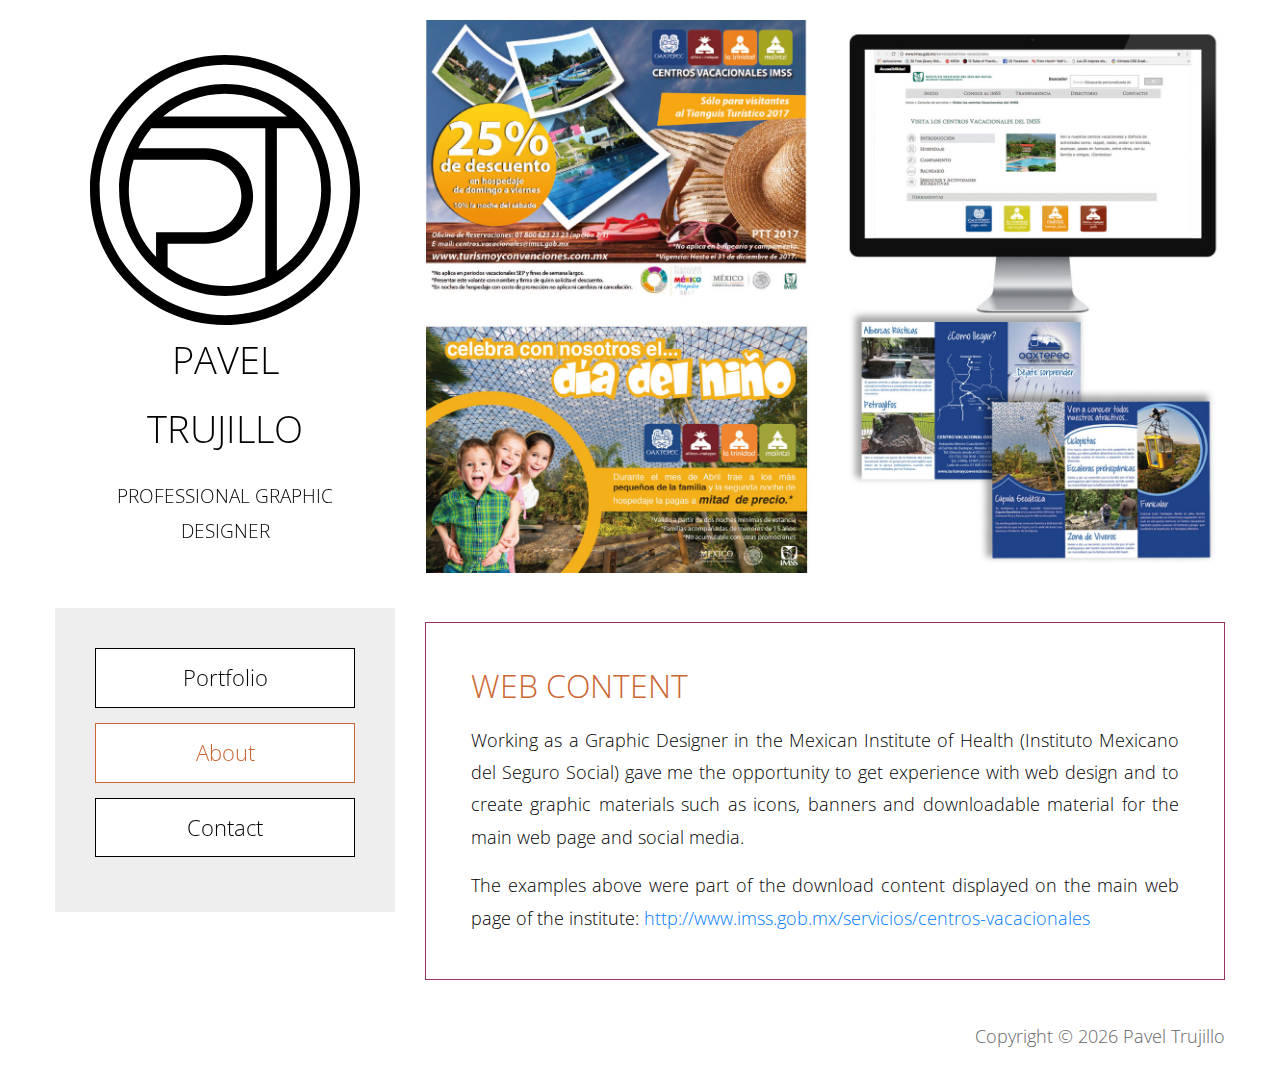
<file: web_content.html>
<!DOCTYPE html>
<html lang="en">
<head>
    <meta charset="utf-8">
    <meta http-equiv="X-UA-Compatible" content="IE=edge">
    <meta name="viewport" content="width=device-width, initial-scale=1">
    <title>Pavel Trujillo Web Content</title>
<!--

Template 2094 Mason

http://www.tooplate.com/view/2094-mason

-->
<!-- load stylesheets -->
<link rel="stylesheet" href="//fonts.googleapis.com/css?family=Open+Sans:300,400">   <!-- Google web font "Open Sans", https://fonts.google.com/ -->
<link rel="stylesheet" href="font-awesome-4.7.0/css/font-awesome.min.css">           <!-- Font Awesome, http://fontawesome.io/ -->
<link rel="stylesheet" href="css/bootstrap.min.css">                                 <!-- Bootstrap styles, https://getbootstrap.com/ -->
<link rel="stylesheet" href="css/tooplate-style.css">                              	 <!-- Templatemo style -->

<!-- HTML5 shim and Respond.js for IE8 support of HTML5 elements and media queries -->
<!-- WARNING: Respond.js doesn't work if you view the page via file:// -->
        <!--[if lt IE 9]>
          <script src="https://oss.maxcdn.com/html5shiv/3.7.2/html5shiv.min.js"></script>
          <script src="https://oss.maxcdn.com/respond/1.4.2/respond.min.js"></script>
      <![endif]-->
</head>

<body>
    <div class="container-fluid">
        <div class="tm-body">
            <div class="tm-sidebar sticky">
                <section id="welcome" class="tm-content-box tm-banner margin-b-15">
                    <div class="tm-banner-inner">
                        <img class="d-flex img-fluid" src="img/logo.svg" alt="Generic placeholder image">
                          <p class="tm-banner-subtitle">PAVEL TRUJILLO</p>
                            <p class="tm-banner-subtitle2">PROFESSIONAL GRAPHIC DESIGNER</p>                    
                    </div>                    
                </section>
                <nav class="tm-main-nav">
                    <ul class="tm-main-nav-ul">
                        <li class="tm-nav-item"><a href="index.html" class="tm-nav-item-link tm-button">Portfolio</a>
                        </li>
                        <li class="tm-nav-item"><a href="about.html" class="tm-nav-item-link tm-button active">About</a>
                        </li>
                        <li class="tm-nav-item"><a href="contact.html" class="tm-nav-item-link tm-button">Contact</a>
                        </li>
                    </ul>
                </nav>
            </div>
            <div class="tm-main-content">
                <div class="row mb-5">
                    <div class="col-xs-12 col-sm-12 col-md-6 col-lg-6 text-center mb-md-0 mb-4"><img src="img/flyers.jpg" alt="Image" class="img-fluid"></div>
                    <div class="col-xs-12 col-sm-12 col-md-6 col-lg-6 text-center mb-md-0 mb-4"><img src="img/publicity.jpg" alt="Image" class="img-fluid"></div>
                    <div class="col-xs-12 col-sm-12 col-md-6 col-lg-6 pl-md-4 tm-flex-center">
                        <div class="tm-about-text tm-flexbox-ie-fix">
                              
                      </div>                            
                    </div>
                </div> <!-- row -->
                
                <div class="row">
                    <div class="col-xs-12 col-sm-12 col-md-12 col-lg-12">
                      <div class="tm-box-pad tm-bordered-box">
                        <h2 class="tm-section-title tm-orange-text">WEB CONTENT</h2>
                        <p align="justify">Working as a Graphic Designer in the Mexican Institute of Health (Instituto Mexicano del Seguro Social) gave me the opportunity to get experience with web design and to create graphic materials such as icons, banners and downloadable material for the main web page and social media.</p>
                      <p align="justify">The examples above were part of the download  content  displayed on the main web page of the institute: <a href="http://www.imss.gob.mx/servicios/centros-vacacionales">http://www.imss.gob.mx/servicios/centros-vacacionales</a></p></div>                            
                    </div>
                </div>
            </div>
        </div>
        <footer class="tm-footer text-right">
            <p>Copyright &copy; <span class="tm-current-year">2020</span> Pavel Trujillo
                </p>
        </footer> 
    </div> <!-- container-fluid -->

    <!-- load JS files -->
    <script src="js/jquery-1.11.3.min.js"></script>     <!-- jQuery (https://jquery.com/download/) -->
    <script>  

        $(document).ready(function(){
            // Update the current year in copyright
            $('.tm-current-year').text(new Date().getFullYear());        
        });

    </script>             

</body>
</html>
</file>
<file: css/tooplate-style.css>
/* 

Template 2094 Mason

http://www.tooplate.com/view/2094-mason

*/

a:focus {
	color: #666;
	outline: none;
}

ul { 
	padding: 0;
	margin: 0; 
}

p { line-height: 1.8; }
p:last-child { margin-bottom: 0; }
h3 { font-size: 1.6rem; }

body {
	color: #000;
	font-family: 'Open Sans', Helvetica, Arial, sans-serif;
	font-size: 18px;
	font-weight: 300;
	overflow-x: hidden;
}

.margin-b-15 { margin-bottom: 15px; }
.margin-b-40 { margin-bottom: 40px; }
.margin-b-50 { margin-bottom: 50px; }
.pt-31 { padding-top: 1.1rem!important; }
.pb-31 { padding-bottom: 1.1rem!important; }
.tm-welcome-img { width: 100%; }
.tm-bg-light-gray { background-color: #F2F2F2; }
.tm-blue-text { color: #0966CC; }
.tm-black-text { color: #000; }
.tm-sblack-text { color: #000;
	font-size: 24px;
	font-weight: 600;
}
.tm-box-pad { padding: 45px 40px; }
.tm-bordered-box { border: 1px solid #993366; }
.tm-address-box { padding: 35px 30px 10px; }

.tm-sidebar {
	float: none;
	width: 100%;
	max-width: 100%;
	margin-bottom: 20px;
}

.tm-body { 
	margin-top: 20px;
	position: relative;
	overflow-x: hidden;
	overflow-y: auto;
}

.tm-main-nav {
	background-color: #EEEEEE;
	font-size: 1.4rem;
}

.tm-main-nav-ul {
	text-align: center;
	-webkit-box-flex: 1;
	-webkit-flex: 1;
	    -ms-flex: 1;
	        flex: 1;
	display: -webkit-box;
	display: -webkit-flex;
	display: -ms-flexbox;
	display: flex;
	-webkit-box-orient: vertical;
	-webkit-box-direction: normal;
	-webkit-flex-direction: column;
	    -ms-flex-direction: column;
	        flex-direction: column;
	-webkit-box-align: center;
	-webkit-align-items: center;
	    -ms-flex-align: center;
	        align-items: center;
	-webkit-box-pack: center;
	-webkit-justify-content: center;
	    -ms-flex-pack: center;
	        justify-content: center;
}

.tm-nav-item {
	list-style: none;
	margin-bottom: 15px;
	width: 100%;
}

.tm-nav-item-link {	
	padding: 10px;
	width: 100%;	
}

.tm-nav-item-link:focus { text-decoration: none; }
.tm-orange-text { color: #CC6733; }
.tm-button,
.tm-button:focus {
	background-color: #fff;
	border: 1px solid #000;
	border-radius: 0;
	color: #000;
	display: block;
	-webkit-transition: all 0.3s ease;
	transition: all 0.3s ease;
}

.tm-button:hover,
.tm-button.active {
	background-color: #fff;
	border: 1px solid #CC6733;
	color: #CC6733;
	text-decoration: none;
}

.tm-button-normal {
	cursor: pointer;
	display: inline-block;
	font-size: 1.2rem;
	padding: 15px 50px; 
	-webkit-transition: all 0.3s ease;
	transition: all 0.3s ease; 
}

.tm-button-normal:focus { outline: none; }
.tm-bg-orange { background-color: #CC6733; color:white; }
.tm-button-rounded { border-radius: 8px; padding-top: 12px; padding-bottom: 12px; }
.tm-button-orange { background-color: #CC6733; }
.tm-button-orange:hover,
.tm-button-orange:focus { background-color: #e68d5f; }
.tm-bg-pink { background-color: #CC6690; }
.tm-button-pink { background-color: #CC6698; }
.tm-button-pink:focus,
.tm-button-pink:hover { background-color: #ff84c0; }
.tm-button-green { background-color: #349999; }
.tm-button-green:focus,
.tm-button-green:hover { background-color: #43c7c7; }
.tm-bg-green { background-color: #349999; }
.tm-bg-red{ background-color: #CB6666; }
.tm-button-red { background-color: #CB6666; }
.tm-button-red:focus,
.tm-button-red:hover { background-color: #f37373; }
.tm-bg-gray { background-color: #666666; }
.tm-button-no-border { border: none; }
.tm-button-gray { 
	background-color: #666666;
	color: white;
	border: none;
	padding: 12px 40px;
}
.tm-button-gray:hover {
	background-color: #999898;
	border: none;
	color: white;
}

.tm-button-timeline { padding-left: 35px; padding-right: 35px; }
.tm-timeline-item-title { font-size: 1.8rem; }
.tm-timeline-date { color:white; font-size: 1.4rem; }

.tm-section-title {
	font-size: 2rem;
	font-weight: 300;
	margin-top: 0;
	margin-bottom: 30px;
}

.tm-banner { padding: 0; }
	
.tm-banner-inner {
	background-color: #ffffff;
	color: white;
	height: 100%;
	padding: 35px 35px 45px;
	text-align: center;
	display: -webkit-box;
	display: -webkit-flex;
	display: -ms-flexbox;
	display: flex;
    -webkit-box-orient: vertical;
    -webkit-box-direction: normal;
    -webkit-flex-direction: column;
        -ms-flex-direction: column;
            flex-direction: column;
    -webkit-box-align: center;
    -webkit-align-items: center;
        -ms-flex-align: center;
            align-items: center;
    -webkit-box-pack: center;
    -webkit-justify-content: center;
        -ms-flex-pack: center;
            justify-content: center;
}

.tm-banner-title { 
	font-size: 3.6rem;
	letter-spacing: 2px; 
	text-transform: uppercase; 
}

.tm-banner-subtitle { 
	color: #000000;
	font-size: 2.4rem;
}
.tm-banner-subtitle2 { 
	color: #000000;
	font-size: 1.2rem;
}
.tm-gallery-container {	overflow-y: hidden; }

.grid {
  max-width: 1165px;
  margin: 0 auto;
}

/* clearfix */
.grid:after {
  content: '';
  display: block;
  clear: both;
}

/* fluid 5 columns */
.grid-item { margin: 5px; }

/* Firefox hack 
   https://css-tricks.com/snippets/css/css-hacks-targeting-firefox/
*/
@-moz-document url-prefix() { 
  	.grid figure {
		margin: 10px 1.1666%;	/* padding-bottom in % not working in FF, so use em instead. */
	}
}

.contact-form {	overflow: hidden; }

.form-control {
	border-radius: 0;
	font-size: 1em;	
}

.form-control:focus {
    border-color: #CC6733;
    box-shadow: inset 0 1px 1px rgba(230, 141, 95, .075), 0 0 8px rgba(230, 141, 95, 0.58);
}

.form-group { margin-bottom: 20px; }

.tm-footer {
	color: #666;
	padding-top: 40px;
	padding-bottom: 40px;
}

#google-map {
    height: 360px;
    width: 100%;    
}

.tm-content-box-home { 
	position: relative; 
	margin-bottom: 63px;
}

.tm-content-box { margin-top: 60px; }
.tm-content-box:first-child { margin-top: 0; }
.tm-box-pad { padding: 35px 20px; }

.tm-flex-center {
	display: -webkit-box;
    display: -webkit-flex;
    display: -ms-flexbox;
    display: flex;
	-webkit-box-align: center;
	-webkit-align-items: center;
	    -ms-flex-align: center;
	        align-items: center;
	-webkit-box-pack: center;
	-webkit-justify-content: center;
	    -ms-flex-pack: center;
	        justify-content: center;
}

.tm-about-text { max-width: 575px; }
.media { display: block; }
.media-body { height: auto; }
.tm-flexbox-ie-fix { flex: 1 1 auto; }
.tm-width-ie-fix { width: 100%; }
address { line-height: 2; }
.tm-media-img-container, .tm-media-img-container img { width: 100%; }

.grid {
	position: relative;
	margin: 1.5rem auto;
	list-style: none;
	text-align: center;	
}

@media (min-width: 524px) {	
	/* Firefox hack 
   		https://css-tricks.com/snippets/css/css-hacks-targeting-firefox/
	*/
	@-moz-document url-prefix() { 
	  	.grid figure {
			margin: 8px 1%;	/* padding-bottom in % not working in FF, so use em instead. */
		}
	}
}

@media (min-width: 640px) {
	.media { display: flex; }
	.tm-media-img-container, .tm-media-img-container img { width: auto; }
	.tm-media-img-container img { max-width: 280px; }
}

@media (min-width: 800px) {
	.tm-section-title { margin-bottom: 30px; }
	.tm-box-pad { padding: 45px 40px; }

	/* Firefox hack 
   	https://css-tricks.com/snippets/css/css-hacks-targeting-firefox/
	*/
	@-moz-document url-prefix() { 
	  	.grid figure {
			margin: 10px 1.1666%;	/* padding-bottom in % not working in FF, so use em instead. */
		}
	}
}

@media (min-width: 992px) {
	.container-fluid { max-width: 992px; }
	.tm-sidebar {
		float: left;
		width: 260px;
	}

	.tm-sidebar.sticky {
		position: fixed;
		top: 20px;
	}

	.tm-main-content { margin-left: 290px; }
	.tm-box-pad { padding: 30px; }
	.grid { margin: 1.5rem auto 1.5rem 0;	}
}

@media (min-width: 1200px) {
	.container-fluid { max-width: 1200px; }
	.tm-sidebar { width: 340px;	}
	.tm-nav-item-link { padding: 12px; }
	.tm-main-content { margin-left: 370px; }
	.tm-section-title { margin-bottom: 20px; }
	.tm-box-pad { padding: 45px; }	
}

@media (min-width: 1400px) {
	.container-fluid { max-width: 1605px; }
	.tm-sidebar { width: 360px; }
	.media-body { height: 348px; }
	.tm-main-content { margin-left: 415px; }
	.tm-section-title { margin-bottom: 30px; }
}

.tm-main-nav { 
	display: -webkit-box; 
	display: -webkit-flex; 
	display: -ms-flexbox; 
	display: flex;
	height: 100%;
	padding: 40px;
}

@media screen and (max-width: 564px) {
	.tm-banner-title { font-size: 2.8em; }
}
</file>
